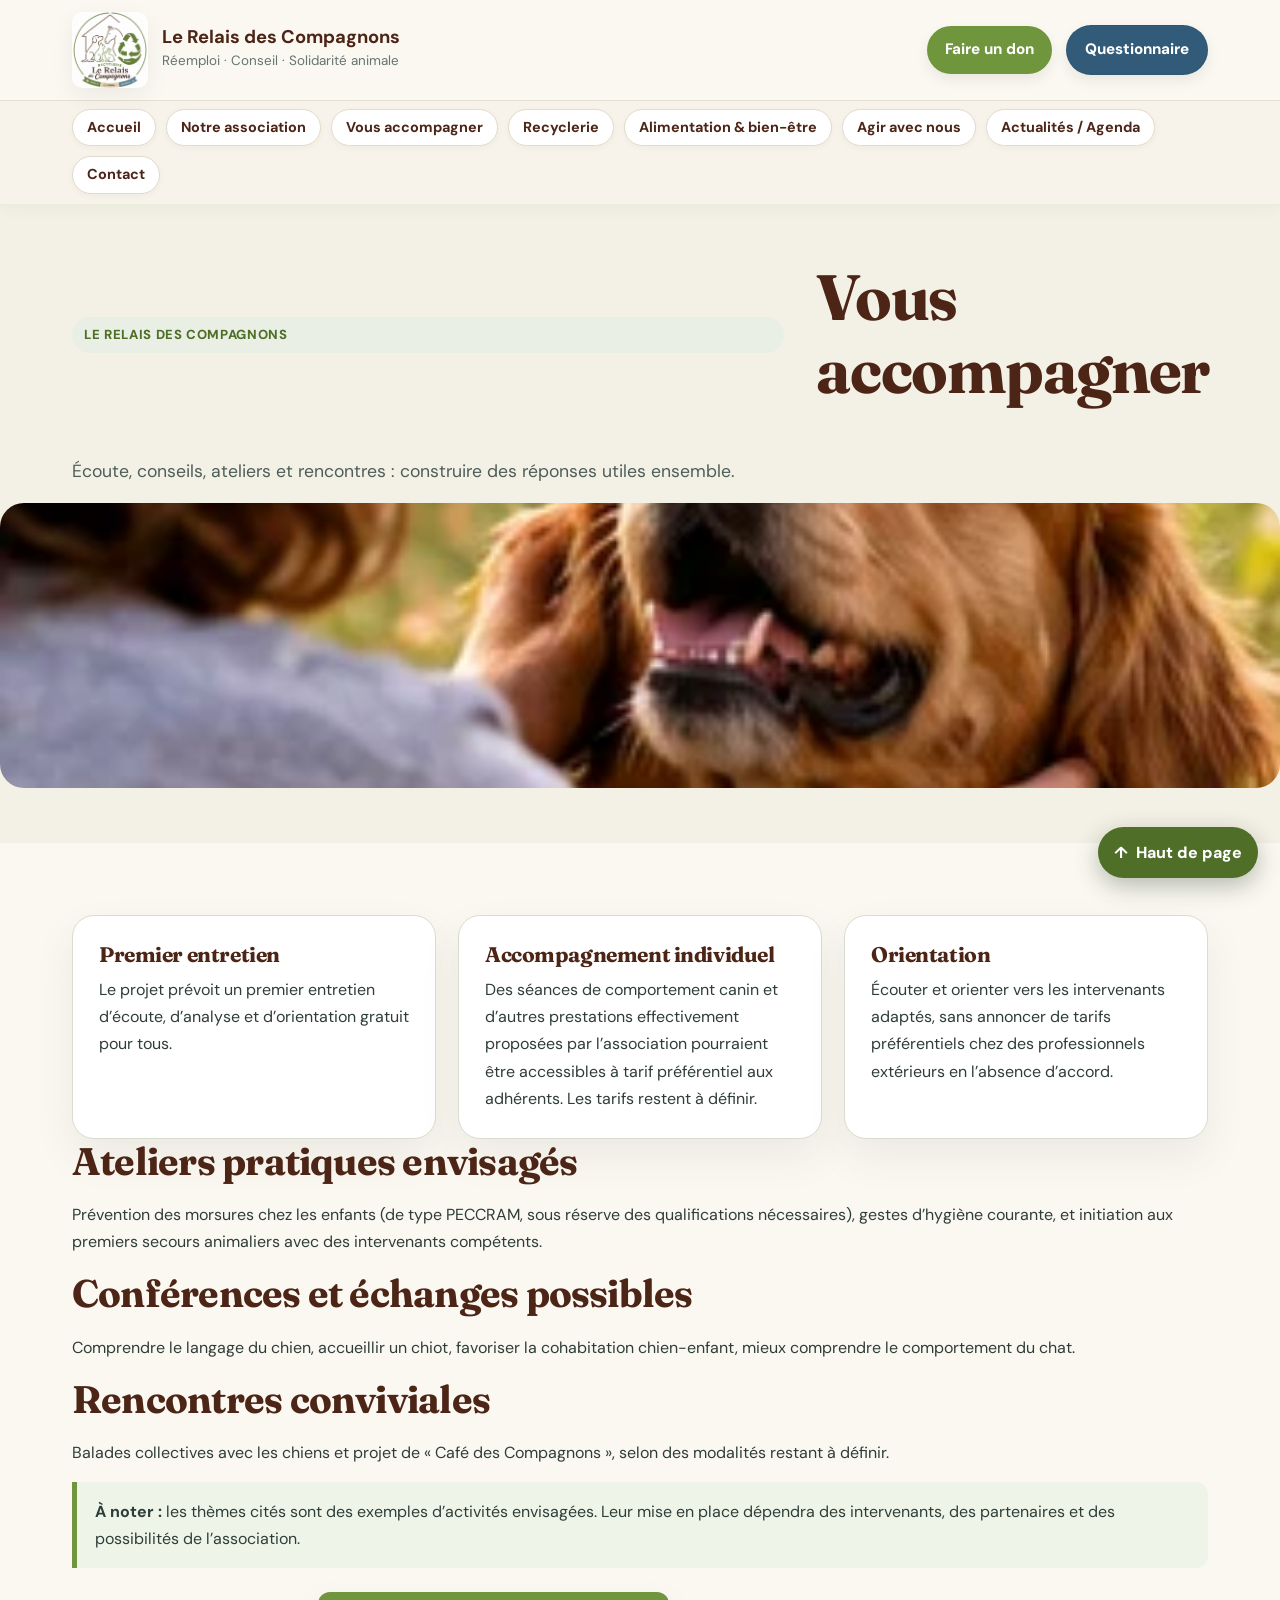
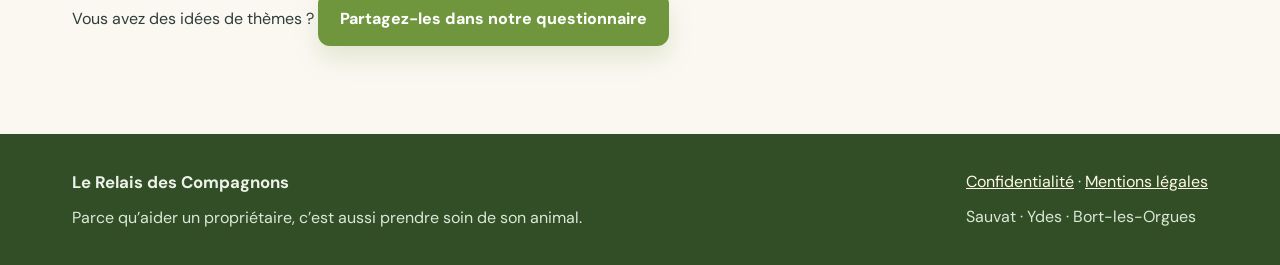
<file: accompagnement.html>
<!doctype html><html lang="fr"><head><meta charset="utf-8"><meta name="viewport" content="width=device-width,initial-scale=1"><title>Vous accompagner | Le Relais des Compagnons</title><meta name="description" content="Écoute, conseils, ateliers et rencontres : construire des réponses utiles ensemble."><link rel="stylesheet" href="styles.css"></head><body id="haut"><header class="site-header">
  <div class="wrap masthead">
    <a class="brand" href="index.html">
      <img src="logo-relais.jpg" alt="Logo Le Relais des Compagnons">
      <span class="brand-text"><strong>Le Relais des Compagnons</strong><span>Réemploi · Conseil · Solidarité animale</span></span>
    </a>
    <div class="header-actions">
      <a class="header-don" href="dons.html">Faire un don</a>
      <a class="header-questionnaire" href="questionnaire.html">Questionnaire</a>
    </div>
  </div>
  <nav class="site-nav" aria-label="Navigation principale">
    <div class="wrap nav-items">
        <a href="index.html">Accueil</a>
        <a href="association.html">Notre association</a>
        <a href="accompagnement.html">Vous accompagner</a>
        <a href="recyclerie.html">Recyclerie</a>
        <a href="alimentation.html">Alimentation & bien-être</a>
        <a href="agir.html">Agir avec nous</a>
        <a href="actualites.html">Actualités / Agenda</a>
        <a href="contact.html">Contact</a>
    </div>
  </nav>
</header><main><div class="subhero"><div class="wrap"><span class="tag">Le Relais des Compagnons</span><h1>Vous accompagner</h1><p class="lead">Écoute, conseils, ateliers et rencontres : construire des réponses utiles ensemble.</p></div><img class="subhero-photo" src="images/accompagnement.webp" alt="Illustration de la rubrique"></div><section><div class="wrap"><div class="grid"><article class="card"><h3>Premier entretien</h3><p>Le projet prévoit un premier entretien d’écoute, d’analyse et d’orientation gratuit pour tous.</p></article><article class="card"><h3>Accompagnement individuel</h3><p>Des séances de comportement canin et d’autres prestations effectivement proposées par l’association pourraient être accessibles à tarif préférentiel aux adhérents. Les tarifs restent à définir.</p></article><article class="card"><h3>Orientation</h3><p>Écouter et orienter vers les intervenants adaptés, sans annoncer de tarifs préférentiels chez des professionnels extérieurs en l’absence d’accord.</p></article></div><h2>Ateliers pratiques envisagés</h2><p>Prévention des morsures chez les enfants (de type PECCRAM, sous réserve des qualifications nécessaires), gestes d’hygiène courante, et initiation aux premiers secours animaliers avec des intervenants compétents.</p><h2>Conférences et échanges possibles</h2><p>Comprendre le langage du chien, accueillir un chiot, favoriser la cohabitation chien-enfant, mieux comprendre le comportement du chat.</p><h2>Rencontres conviviales</h2><p>Balades collectives avec les chiens et projet de « Café des Compagnons », selon des modalités restant à définir.</p><div class="notice"><strong>À noter :</strong> les thèmes cités sont des exemples d’activités envisagées. Leur mise en place dépendra des intervenants, des partenaires et des possibilités de l’association.</div><p style="margin-top:24px">Vous avez des idées de thèmes ? <a class="button" href="questionnaire.html">Partagez-les dans notre questionnaire</a></p></div></section></main><footer><div class="wrap footerrow"><div><strong>Le Relais des Compagnons</strong><p>Parce qu’aider un propriétaire, c’est aussi prendre soin de son animal.</p></div><div><a href="confidentialite.html">Confidentialité</a> · <a href="mentions-legales.html">Mentions légales</a><p>Sauvat · Ydes · Bort-les-Orgues</p></div></div></footer><a class="back-to-top" href="#haut" aria-label="Retour en haut de page">↑ <span>Haut de page</span></a></body></html>
</file>
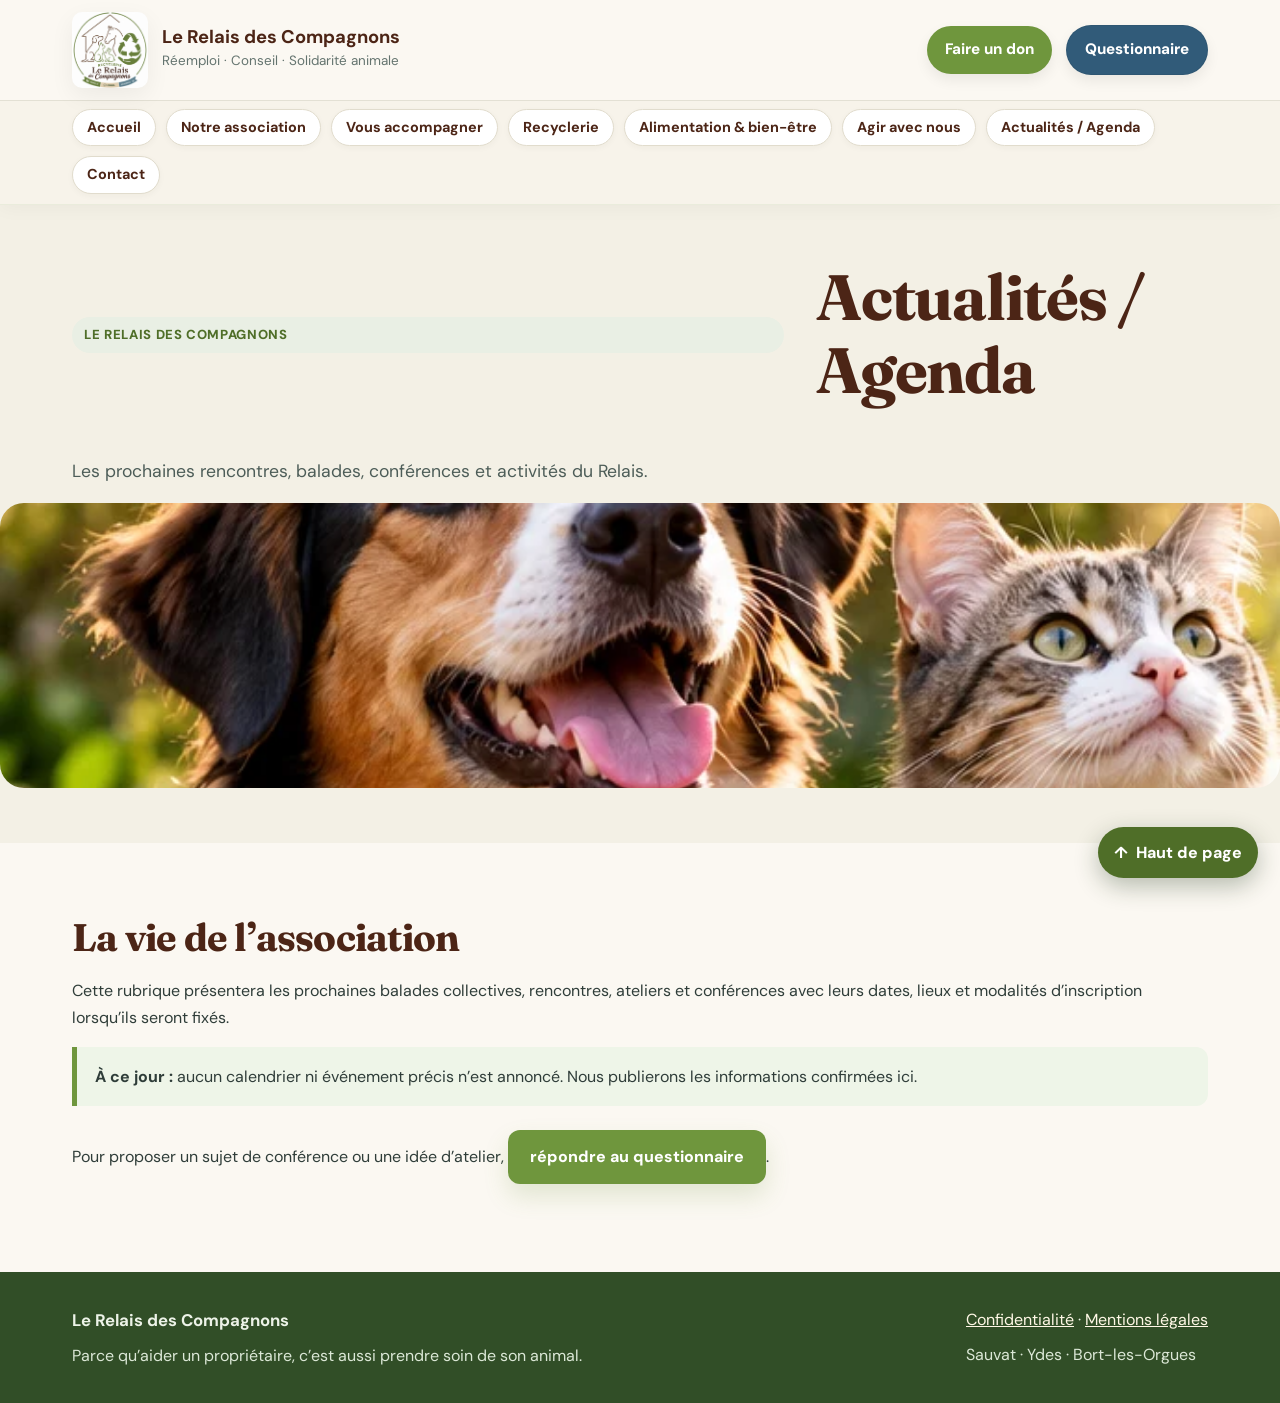
<file: actualites.html>
<!doctype html><html lang="fr"><head><meta charset="utf-8"><meta name="viewport" content="width=device-width,initial-scale=1"><title>Actualités / Agenda | Le Relais des Compagnons</title><meta name="description" content="Les prochaines rencontres, balades, conférences et activités du Relais."><link rel="stylesheet" href="styles.css"></head><body id="haut"><header class="site-header">
  <div class="wrap masthead">
    <a class="brand" href="index.html">
      <img src="logo-relais.jpg" alt="Logo Le Relais des Compagnons">
      <span class="brand-text"><strong>Le Relais des Compagnons</strong><span>Réemploi · Conseil · Solidarité animale</span></span>
    </a>
    <div class="header-actions">
      <a class="header-don" href="dons.html">Faire un don</a>
      <a class="header-questionnaire" href="questionnaire.html">Questionnaire</a>
    </div>
  </div>
  <nav class="site-nav" aria-label="Navigation principale">
    <div class="wrap nav-items">
        <a href="index.html">Accueil</a>
        <a href="association.html">Notre association</a>
        <a href="accompagnement.html">Vous accompagner</a>
        <a href="recyclerie.html">Recyclerie</a>
        <a href="alimentation.html">Alimentation & bien-être</a>
        <a href="agir.html">Agir avec nous</a>
        <a href="actualites.html">Actualités / Agenda</a>
        <a href="contact.html">Contact</a>
    </div>
  </nav>
</header><main><div class="subhero"><div class="wrap"><span class="tag">Le Relais des Compagnons</span><h1>Actualités / Agenda</h1><p class="lead">Les prochaines rencontres, balades, conférences et activités du Relais.</p></div><img class="subhero-photo" src="images/accueil-animaux.webp" alt="Illustration de la rubrique"></div><section><div class="wrap"><h2>La vie de l’association</h2><p>Cette rubrique présentera les prochaines balades collectives, rencontres, ateliers et conférences avec leurs dates, lieux et modalités d’inscription lorsqu’ils seront fixés.</p><div class="notice"><strong>À ce jour :</strong> aucun calendrier ni événement précis n’est annoncé. Nous publierons les informations confirmées ici.</div><p style="margin-top:24px">Pour proposer un sujet de conférence ou une idée d’atelier, <a class="button" href="questionnaire.html">répondre au questionnaire</a>.</p></div></section></main><footer><div class="wrap footerrow"><div><strong>Le Relais des Compagnons</strong><p>Parce qu’aider un propriétaire, c’est aussi prendre soin de son animal.</p></div><div><a href="confidentialite.html">Confidentialité</a> · <a href="mentions-legales.html">Mentions légales</a><p>Sauvat · Ydes · Bort-les-Orgues</p></div></div></footer><a class="back-to-top" href="#haut" aria-label="Retour en haut de page">↑ <span>Haut de page</span></a></body></html>
</file>
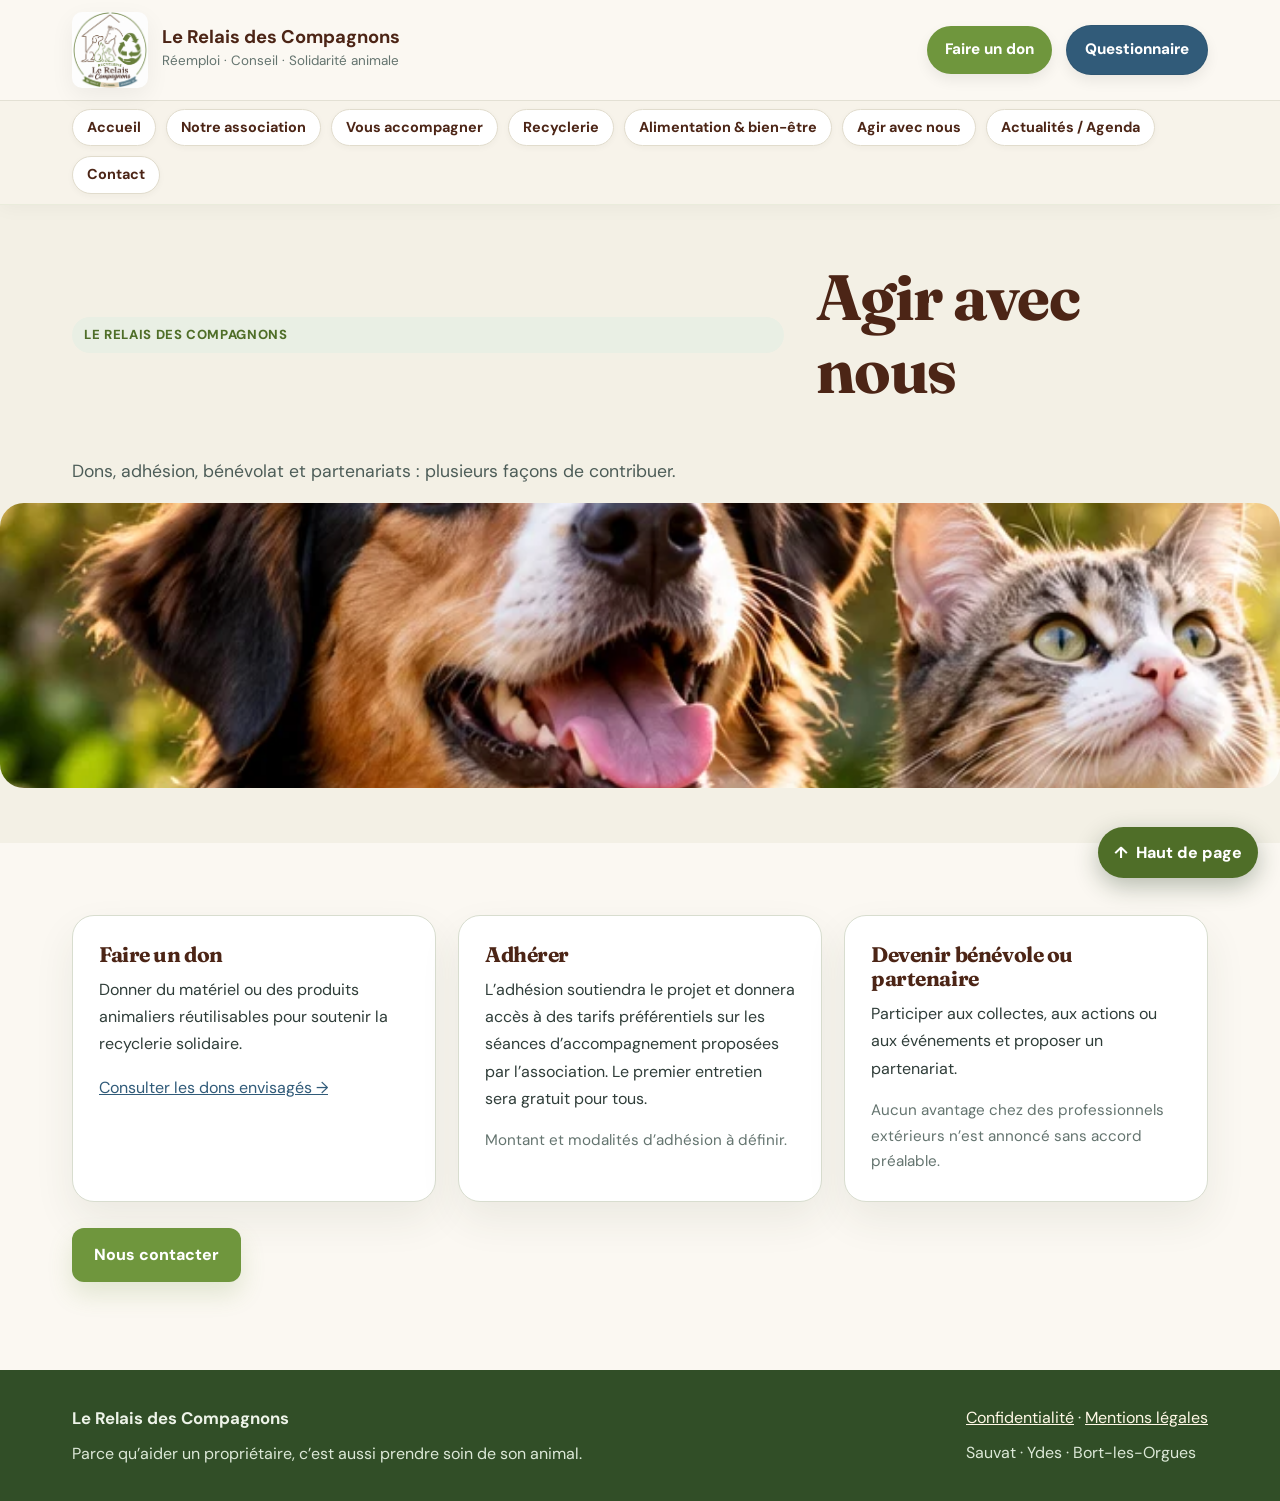
<file: agir.html>
<!doctype html><html lang="fr"><head><meta charset="utf-8"><meta name="viewport" content="width=device-width,initial-scale=1"><title>Agir avec nous | Le Relais des Compagnons</title><meta name="description" content="Dons, adhésion, bénévolat et partenariats : plusieurs façons de contribuer."><link rel="stylesheet" href="styles.css"></head><body id="haut"><header class="site-header">
  <div class="wrap masthead">
    <a class="brand" href="index.html">
      <img src="logo-relais.jpg" alt="Logo Le Relais des Compagnons">
      <span class="brand-text"><strong>Le Relais des Compagnons</strong><span>Réemploi · Conseil · Solidarité animale</span></span>
    </a>
    <div class="header-actions">
      <a class="header-don" href="dons.html">Faire un don</a>
      <a class="header-questionnaire" href="questionnaire.html">Questionnaire</a>
    </div>
  </div>
  <nav class="site-nav" aria-label="Navigation principale">
    <div class="wrap nav-items">
        <a href="index.html">Accueil</a>
        <a href="association.html">Notre association</a>
        <a href="accompagnement.html">Vous accompagner</a>
        <a href="recyclerie.html">Recyclerie</a>
        <a href="alimentation.html">Alimentation & bien-être</a>
        <a href="agir.html">Agir avec nous</a>
        <a href="actualites.html">Actualités / Agenda</a>
        <a href="contact.html">Contact</a>
    </div>
  </nav>
</header><main><div class="subhero"><div class="wrap"><span class="tag">Le Relais des Compagnons</span><h1>Agir avec nous</h1><p class="lead">Dons, adhésion, bénévolat et partenariats : plusieurs façons de contribuer.</p></div><img class="subhero-photo" src="images/accueil-animaux.webp" alt="Illustration de la rubrique"></div><section><div class="wrap"><div class="grid"><article class="card"><h3>Faire un don</h3><p>Donner du matériel ou des produits animaliers réutilisables pour soutenir la recyclerie solidaire.</p><a href="dons.html">Consulter les dons envisagés →</a></article><article class="card"><h3>Adhérer</h3><p>L’adhésion soutiendra le projet et donnera accès à des tarifs préférentiels sur les séances d’accompagnement proposées par l’association. Le premier entretien sera gratuit pour tous.</p><p class="muted">Montant et modalités d’adhésion à définir.</p></article><article class="card"><h3>Devenir bénévole ou partenaire</h3><p>Participer aux collectes, aux actions ou aux événements et proposer un partenariat.</p><p class="muted">Aucun avantage chez des professionnels extérieurs n’est annoncé sans accord préalable.</p></article></div><p style="margin-top:26px"><a class="button" href="contact.html">Nous contacter</a></p></div></section></main><footer><div class="wrap footerrow"><div><strong>Le Relais des Compagnons</strong><p>Parce qu’aider un propriétaire, c’est aussi prendre soin de son animal.</p></div><div><a href="confidentialite.html">Confidentialité</a> · <a href="mentions-legales.html">Mentions légales</a><p>Sauvat · Ydes · Bort-les-Orgues</p></div></div></footer><a class="back-to-top" href="#haut" aria-label="Retour en haut de page">↑ <span>Haut de page</span></a></body></html>
</file>
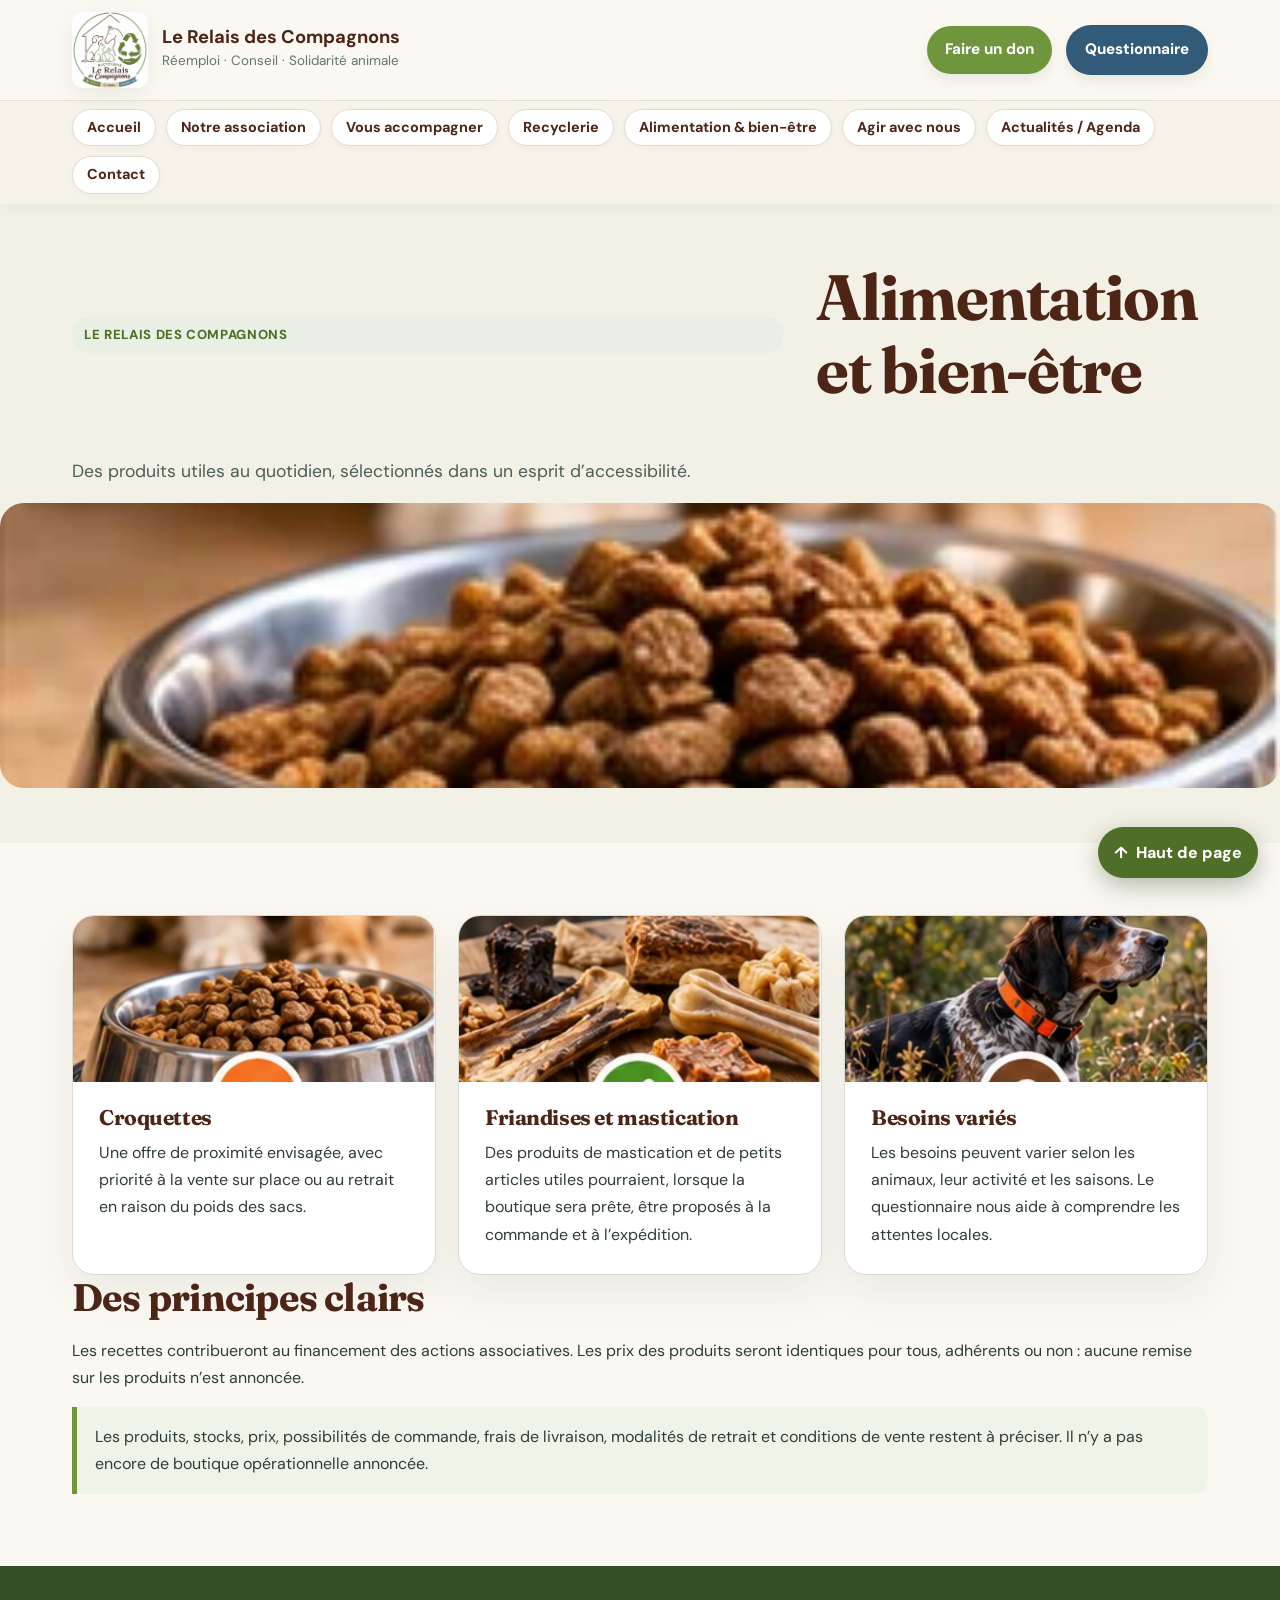
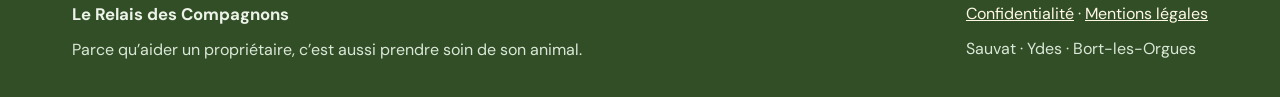
<file: alimentation.html>
<!doctype html><html lang="fr"><head><meta charset="utf-8"><meta name="viewport" content="width=device-width,initial-scale=1"><title>Alimentation et bien-être | Le Relais des Compagnons</title><meta name="description" content="Des produits utiles au quotidien, sélectionnés dans un esprit d’accessibilité."><link rel="stylesheet" href="styles.css"></head><body id="haut"><header class="site-header">
  <div class="wrap masthead">
    <a class="brand" href="index.html">
      <img src="logo-relais.jpg" alt="Logo Le Relais des Compagnons">
      <span class="brand-text"><strong>Le Relais des Compagnons</strong><span>Réemploi · Conseil · Solidarité animale</span></span>
    </a>
    <div class="header-actions">
      <a class="header-don" href="dons.html">Faire un don</a>
      <a class="header-questionnaire" href="questionnaire.html">Questionnaire</a>
    </div>
  </div>
  <nav class="site-nav" aria-label="Navigation principale">
    <div class="wrap nav-items">
        <a href="index.html">Accueil</a>
        <a href="association.html">Notre association</a>
        <a href="accompagnement.html">Vous accompagner</a>
        <a href="recyclerie.html">Recyclerie</a>
        <a href="alimentation.html">Alimentation & bien-être</a>
        <a href="agir.html">Agir avec nous</a>
        <a href="actualites.html">Actualités / Agenda</a>
        <a href="contact.html">Contact</a>
    </div>
  </nav>
</header><main><div class="subhero"><div class="wrap"><span class="tag">Le Relais des Compagnons</span><h1>Alimentation et bien-être</h1><p class="lead">Des produits utiles au quotidien, sélectionnés dans un esprit d’accessibilité.</p></div><img class="subhero-photo" src="images/alimentation.webp" alt="Illustration de la rubrique"></div><section><div class="wrap"><div class="grid"><article class="card photo-card"><img src="images/alimentation.webp" alt="Alimentation pour animaux"><h3>Croquettes</h3><p>Une offre de proximité envisagée, avec priorité à la vente sur place ou au retrait en raison du poids des sacs.</p></article><article class="card photo-card"><img src="images/friandises.webp" alt="Friandises pour chiens"><h3>Friandises et mastication</h3><p>Des produits de mastication et de petits articles utiles pourraient, lorsque la boutique sera prête, être proposés à la commande et à l’expédition.</p></article><article class="card photo-card"><img src="images/chiens-chasse.webp" alt="Chien en plein air"><h3>Besoins variés</h3><p>Les besoins peuvent varier selon les animaux, leur activité et les saisons. Le questionnaire nous aide à comprendre les attentes locales.</p></article></div><h2>Des principes clairs</h2><p>Les recettes contribueront au financement des actions associatives. Les prix des produits seront identiques pour tous, adhérents ou non : aucune remise sur les produits n’est annoncée.</p><div class="notice">Les produits, stocks, prix, possibilités de commande, frais de livraison, modalités de retrait et conditions de vente restent à préciser. Il n’y a pas encore de boutique opérationnelle annoncée.</div></div></section></main><footer><div class="wrap footerrow"><div><strong>Le Relais des Compagnons</strong><p>Parce qu’aider un propriétaire, c’est aussi prendre soin de son animal.</p></div><div><a href="confidentialite.html">Confidentialité</a> · <a href="mentions-legales.html">Mentions légales</a><p>Sauvat · Ydes · Bort-les-Orgues</p></div></div></footer><a class="back-to-top" href="#haut" aria-label="Retour en haut de page">↑ <span>Haut de page</span></a></body></html>
</file>
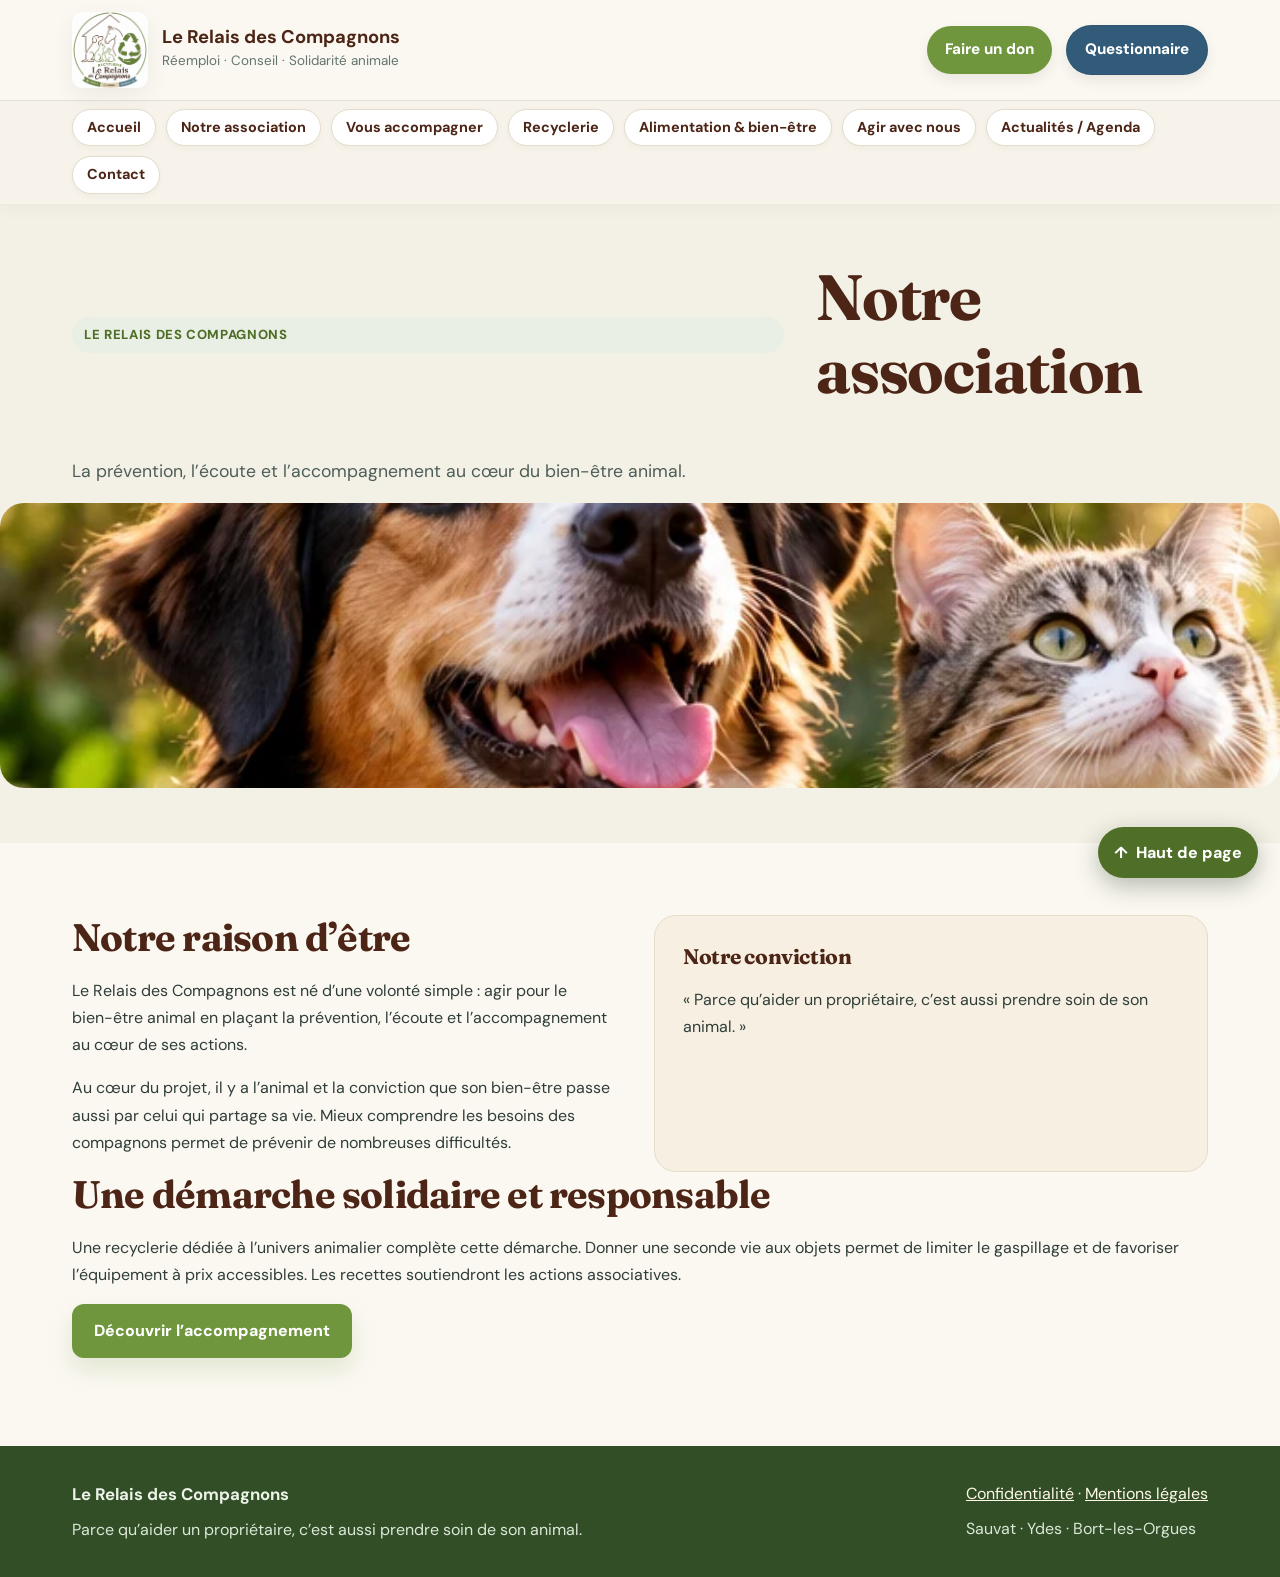
<file: association.html>
<!doctype html><html lang="fr"><head><meta charset="utf-8"><meta name="viewport" content="width=device-width,initial-scale=1"><title>Notre association | Le Relais des Compagnons</title><meta name="description" content="La prévention, l’écoute et l’accompagnement au cœur du bien-être animal."><link rel="stylesheet" href="styles.css"></head><body id="haut"><header class="site-header">
  <div class="wrap masthead">
    <a class="brand" href="index.html">
      <img src="logo-relais.jpg" alt="Logo Le Relais des Compagnons">
      <span class="brand-text"><strong>Le Relais des Compagnons</strong><span>Réemploi · Conseil · Solidarité animale</span></span>
    </a>
    <div class="header-actions">
      <a class="header-don" href="dons.html">Faire un don</a>
      <a class="header-questionnaire" href="questionnaire.html">Questionnaire</a>
    </div>
  </div>
  <nav class="site-nav" aria-label="Navigation principale">
    <div class="wrap nav-items">
        <a href="index.html">Accueil</a>
        <a href="association.html">Notre association</a>
        <a href="accompagnement.html">Vous accompagner</a>
        <a href="recyclerie.html">Recyclerie</a>
        <a href="alimentation.html">Alimentation & bien-être</a>
        <a href="agir.html">Agir avec nous</a>
        <a href="actualites.html">Actualités / Agenda</a>
        <a href="contact.html">Contact</a>
    </div>
  </nav>
</header><main><div class="subhero"><div class="wrap"><span class="tag">Le Relais des Compagnons</span><h1>Notre association</h1><p class="lead">La prévention, l’écoute et l’accompagnement au cœur du bien-être animal.</p></div><img class="subhero-photo" src="images/accueil-animaux.webp" alt="Illustration de la rubrique"></div><section><div class="wrap"><div class="two"><article><h2>Notre raison d’être</h2><p>Le Relais des Compagnons est né d’une volonté simple : agir pour le bien-être animal en plaçant la prévention, l’écoute et l’accompagnement au cœur de ses actions.</p><p>Au cœur du projet, il y a l’animal et la conviction que son bien-être passe aussi par celui qui partage sa vie. Mieux comprendre les besoins des compagnons permet de prévenir de nombreuses difficultés.</p></article><aside class="soft"><h3>Notre conviction</h3><p>« Parce qu’aider un propriétaire, c’est aussi prendre soin de son animal. »</p></aside></div><h2>Une démarche solidaire et responsable</h2><p>Une recyclerie dédiée à l’univers animalier complète cette démarche. Donner une seconde vie aux objets permet de limiter le gaspillage et de favoriser l’équipement à prix accessibles. Les recettes soutiendront les actions associatives.</p><p><a class="button" href="accompagnement.html">Découvrir l’accompagnement</a></p></div></section></main><footer><div class="wrap footerrow"><div><strong>Le Relais des Compagnons</strong><p>Parce qu’aider un propriétaire, c’est aussi prendre soin de son animal.</p></div><div><a href="confidentialite.html">Confidentialité</a> · <a href="mentions-legales.html">Mentions légales</a><p>Sauvat · Ydes · Bort-les-Orgues</p></div></div></footer><a class="back-to-top" href="#haut" aria-label="Retour en haut de page">↑ <span>Haut de page</span></a></body></html>
</file>
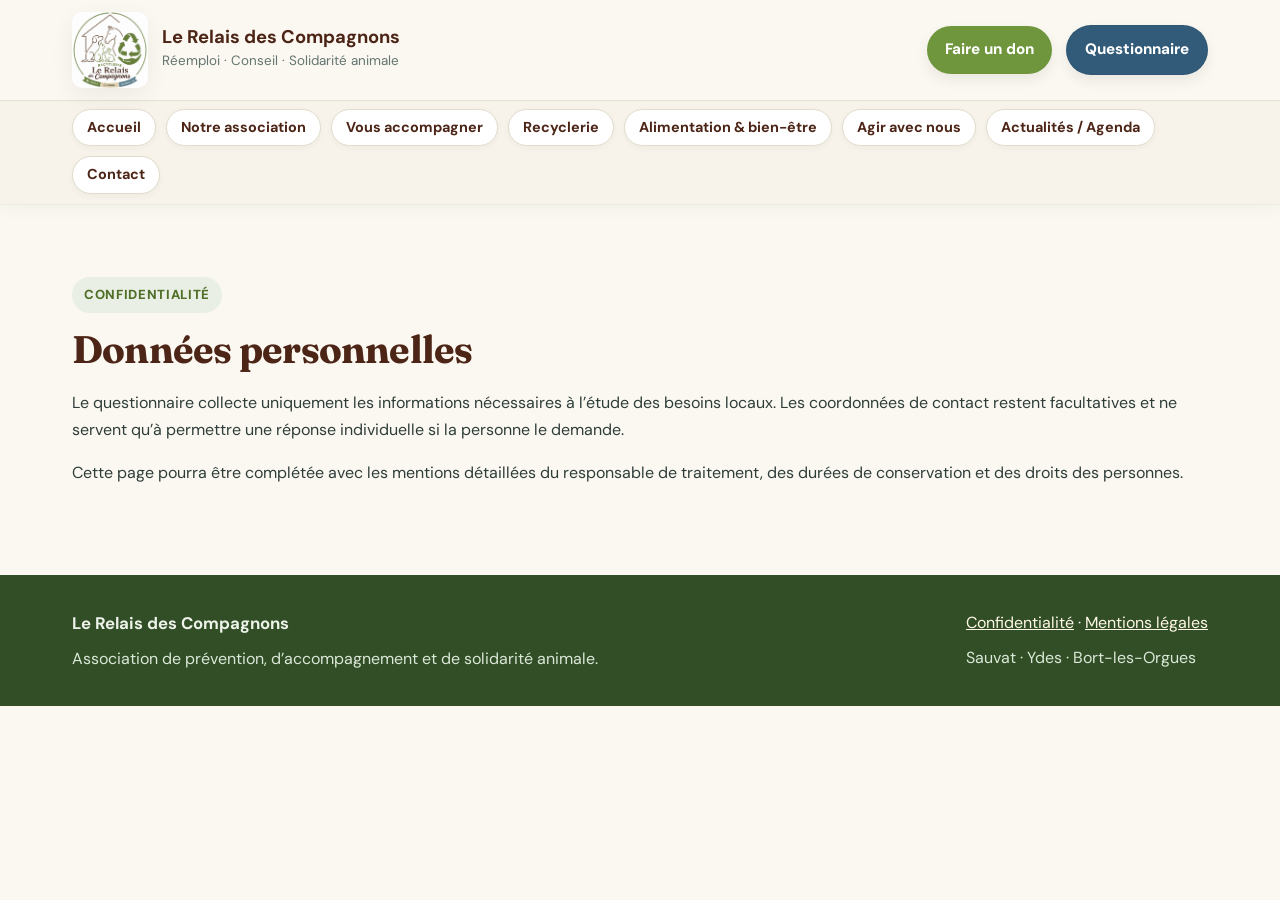
<file: confidentialite.html>
<!doctype html><html lang="fr"><head><meta charset="utf-8"><meta name="viewport" content="width=device-width,initial-scale=1"><meta name="description" content="Confidentialité du site Le Relais des Compagnons"><meta name="robots" content="noindex,follow"><title>Confidentialité | Le Relais des Compagnons</title><link rel="stylesheet" href="styles.css"></head><body><header class="site-header">
  <div class="wrap masthead">
    <a class="brand" href="index.html">
      <img src="logo-relais.jpg" alt="Logo Le Relais des Compagnons">
      <span class="brand-text"><strong>Le Relais des Compagnons</strong><span>Réemploi · Conseil · Solidarité animale</span></span>
    </a>
    <div class="header-actions">
      <a class="header-don" href="dons.html">Faire un don</a>
      <a class="header-questionnaire" href="questionnaire.html">Questionnaire</a>
    </div>
  </div>
  <nav class="site-nav" aria-label="Navigation principale">
    <div class="wrap nav-items">
        <a href="index.html">Accueil</a>
        <a href="association.html">Notre association</a>
        <a href="accompagnement.html">Vous accompagner</a>
        <a href="recyclerie.html">Recyclerie</a>
        <a href="alimentation.html">Alimentation & bien-être</a>
        <a href="agir.html">Agir avec nous</a>
        <a href="actualites.html">Actualités / Agenda</a>
        <a href="contact.html">Contact</a>
    </div>
  </nav>
</header><main><section><div class="wrap"><span class="tag">Confidentialité</span><h2>Données personnelles</h2><p>Le questionnaire collecte uniquement les informations nécessaires à l’étude des besoins locaux. Les coordonnées de contact restent facultatives et ne servent qu’à permettre une réponse individuelle si la personne le demande.</p><p>Cette page pourra être complétée avec les mentions détaillées du responsable de traitement, des durées de conservation et des droits des personnes.</p></div></section></main><footer><div class="wrap footerrow"><div><strong>Le Relais des Compagnons</strong><p>Association de prévention, d’accompagnement et de solidarité animale.</p></div><div><a href="confidentialite.html">Confidentialité</a> · <a href="mentions-legales.html">Mentions légales</a><p>Sauvat · Ydes · Bort-les-Orgues</p></div></div></footer></body></html>
</file>
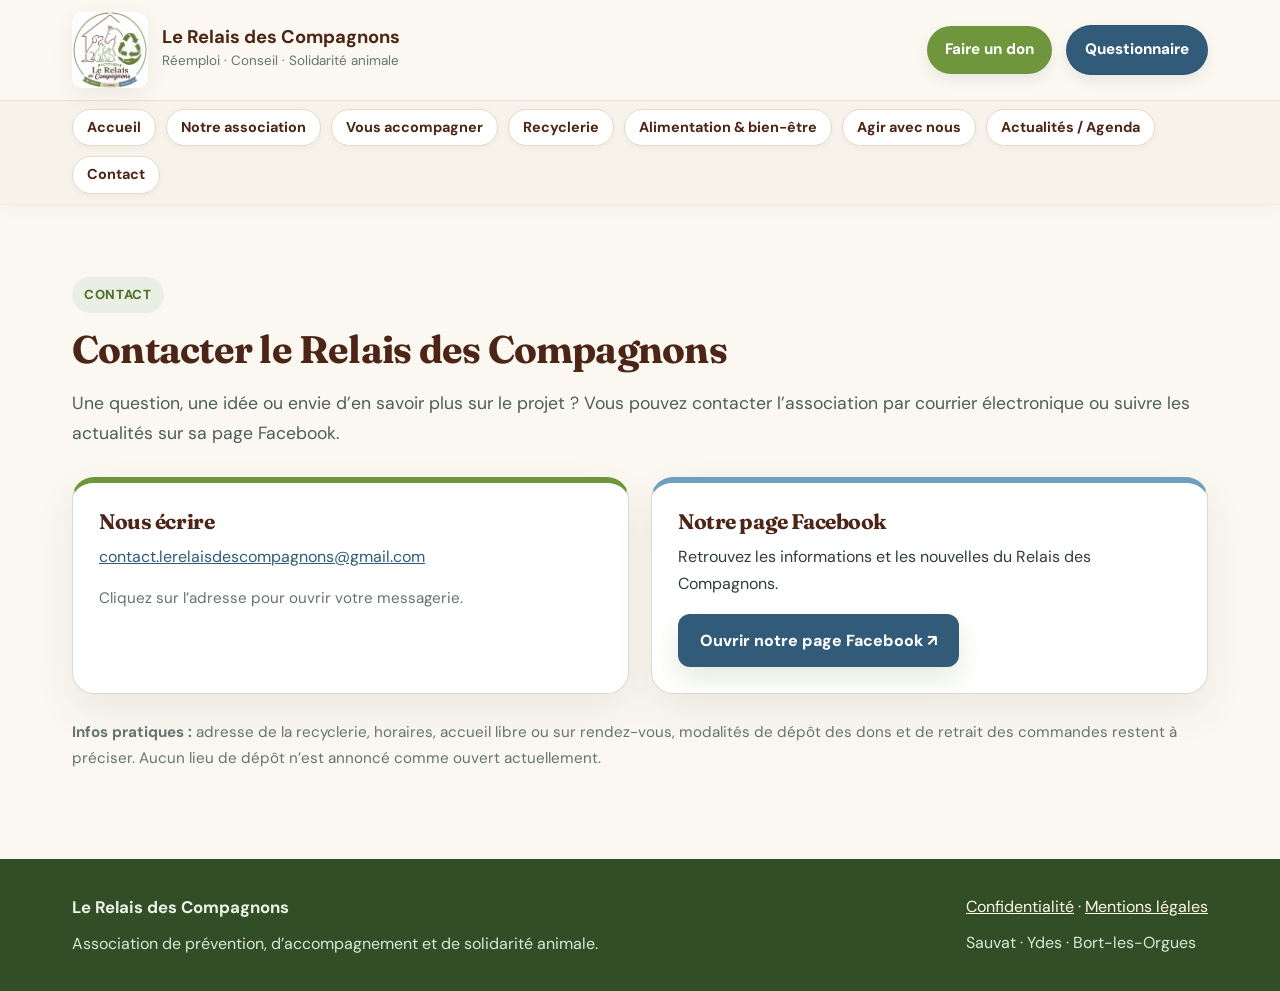
<file: contact.html>
<!doctype html><html lang="fr"><head><meta charset="utf-8"><meta name="viewport" content="width=device-width,initial-scale=1"><meta name="description" content="Contacter Le Relais des Compagnons"><meta name="robots" content="index,follow"><title>Contact | Le Relais des Compagnons</title><link rel="stylesheet" href="styles.css"></head><body><header class="site-header">
  <div class="wrap masthead">
    <a class="brand" href="index.html">
      <img src="logo-relais.jpg" alt="Logo Le Relais des Compagnons">
      <span class="brand-text"><strong>Le Relais des Compagnons</strong><span>Réemploi · Conseil · Solidarité animale</span></span>
    </a>
    <div class="header-actions">
      <a class="header-don" href="dons.html">Faire un don</a>
      <a class="header-questionnaire" href="questionnaire.html">Questionnaire</a>
    </div>
  </div>
  <nav class="site-nav" aria-label="Navigation principale">
    <div class="wrap nav-items">
        <a href="index.html">Accueil</a>
        <a href="association.html">Notre association</a>
        <a href="accompagnement.html">Vous accompagner</a>
        <a href="recyclerie.html">Recyclerie</a>
        <a href="alimentation.html">Alimentation & bien-être</a>
        <a href="agir.html">Agir avec nous</a>
        <a href="actualites.html">Actualités / Agenda</a>
        <a href="contact.html">Contact</a>
    </div>
  </nav>
</header><main><section><div class="wrap"><span class="tag">Contact</span><h2>Contacter le Relais des Compagnons</h2><p class="lead">Une question, une idée ou envie d’en savoir plus sur le projet ? Vous pouvez contacter l’association par courrier électronique ou suivre les actualités sur sa page Facebook.</p><div class="grid" style="grid-template-columns:repeat(auto-fit,minmax(240px,1fr));margin-top:28px"><article class="card card-accent"><h3>Nous écrire</h3><p><a href="mailto:contact.lerelaisdescompagnons@gmail.com">contact.lerelaisdescompagnons@gmail.com</a></p><p class="muted">Cliquez sur l’adresse pour ouvrir votre messagerie.</p></article><article class="card card-accent blue"><h3>Notre page Facebook</h3><p>Retrouvez les informations et les nouvelles du Relais des Compagnons.</p><p><a class="button alt" href="https://www.facebook.com/profile.php?id=61593623588717" target="_blank" rel="noopener noreferrer">Ouvrir notre page Facebook ↗</a></p></article></div><p style="margin-top:26px" class="muted"><strong>Infos pratiques :</strong> adresse de la recyclerie, horaires, accueil libre ou sur rendez-vous, modalités de dépôt des dons et de retrait des commandes restent à préciser. Aucun lieu de dépôt n’est annoncé comme ouvert actuellement.</p></div></section></main><footer><div class="wrap footerrow"><div><strong>Le Relais des Compagnons</strong><p>Association de prévention, d’accompagnement et de solidarité animale.</p></div><div><a href="confidentialite.html">Confidentialité</a> · <a href="mentions-legales.html">Mentions légales</a><p>Sauvat · Ydes · Bort-les-Orgues</p></div></div></footer></body></html>
</file>
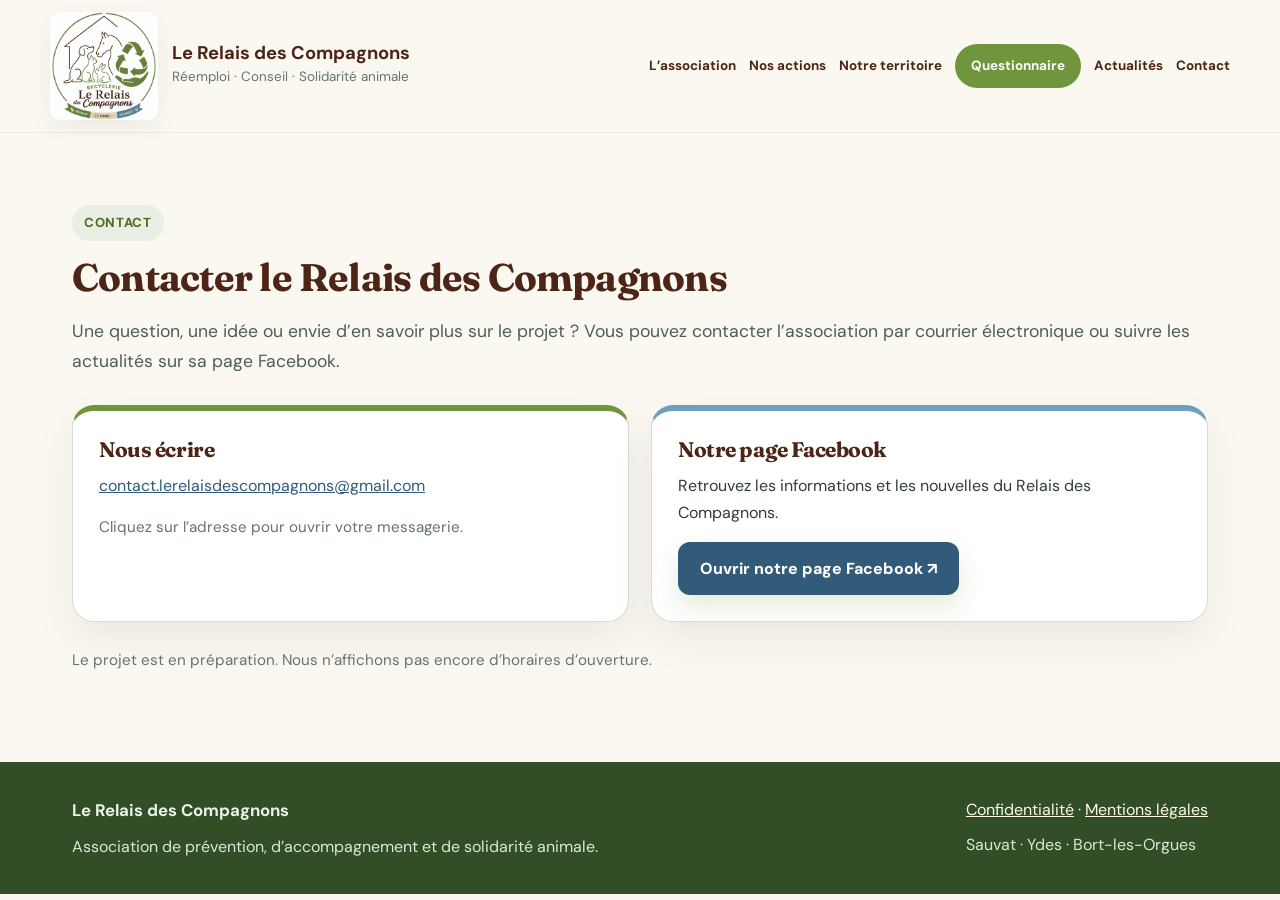
<file: contact.html.html>
<!doctype html><html lang="fr"><head><meta charset="utf-8"><meta name="viewport" content="width=device-width,initial-scale=1"><meta name="description" content="Contacter Le Relais des Compagnons"><meta name="robots" content="index,follow"><title>Contact | Le Relais des Compagnons</title><link rel="stylesheet" href="styles.css"></head><body><header><div class="wrap top"><a class="brand" href="index.html"><img src="logo-relais.jpg" alt="Logo Le Relais des Compagnons"><span class="brand-text"><strong>Le Relais des Compagnons</strong><span>Réemploi · Conseil · Solidarité animale</span></span></a><nav aria-label="Navigation principale"><a href="index.html#association">L’association</a><a href="index.html#actions">Nos actions</a><a href="index.html#territoire">Notre territoire</a><a class="cta-link" href="questionnaire.html">Questionnaire</a><a href="actualites.html">Actualités</a><a href="contact.html">Contact</a></nav></div></header><main><section><div class="wrap"><span class="tag">Contact</span><h2>Contacter le Relais des Compagnons</h2><p class="lead">Une question, une idée ou envie d’en savoir plus sur le projet ? Vous pouvez contacter l’association par courrier électronique ou suivre les actualités sur sa page Facebook.</p><div class="grid" style="grid-template-columns:repeat(auto-fit,minmax(240px,1fr));margin-top:28px"><article class="card card-accent"><h3>Nous écrire</h3><p><a href="mailto:contact.lerelaisdescompagnons@gmail.com">contact.lerelaisdescompagnons@gmail.com</a></p><p class="muted">Cliquez sur l’adresse pour ouvrir votre messagerie.</p></article><article class="card card-accent blue"><h3>Notre page Facebook</h3><p>Retrouvez les informations et les nouvelles du Relais des Compagnons.</p><p><a class="button alt" href="https://www.facebook.com/profile.php?id=61593623588717" target="_blank" rel="noopener noreferrer">Ouvrir notre page Facebook ↗</a></p></article></div><p style="margin-top:26px" class="muted">Le projet est en préparation. Nous n’affichons pas encore d’horaires d’ouverture.</p></div></section></main><footer><div class="wrap footerrow"><div><strong>Le Relais des Compagnons</strong><p>Association de prévention, d’accompagnement et de solidarité animale.</p></div><div><a href="confidentialite.html">Confidentialité</a> · <a href="mentions-legales.html">Mentions légales</a><p>Sauvat · Ydes · Bort-les-Orgues</p></div></div></footer></body></html>
</file>
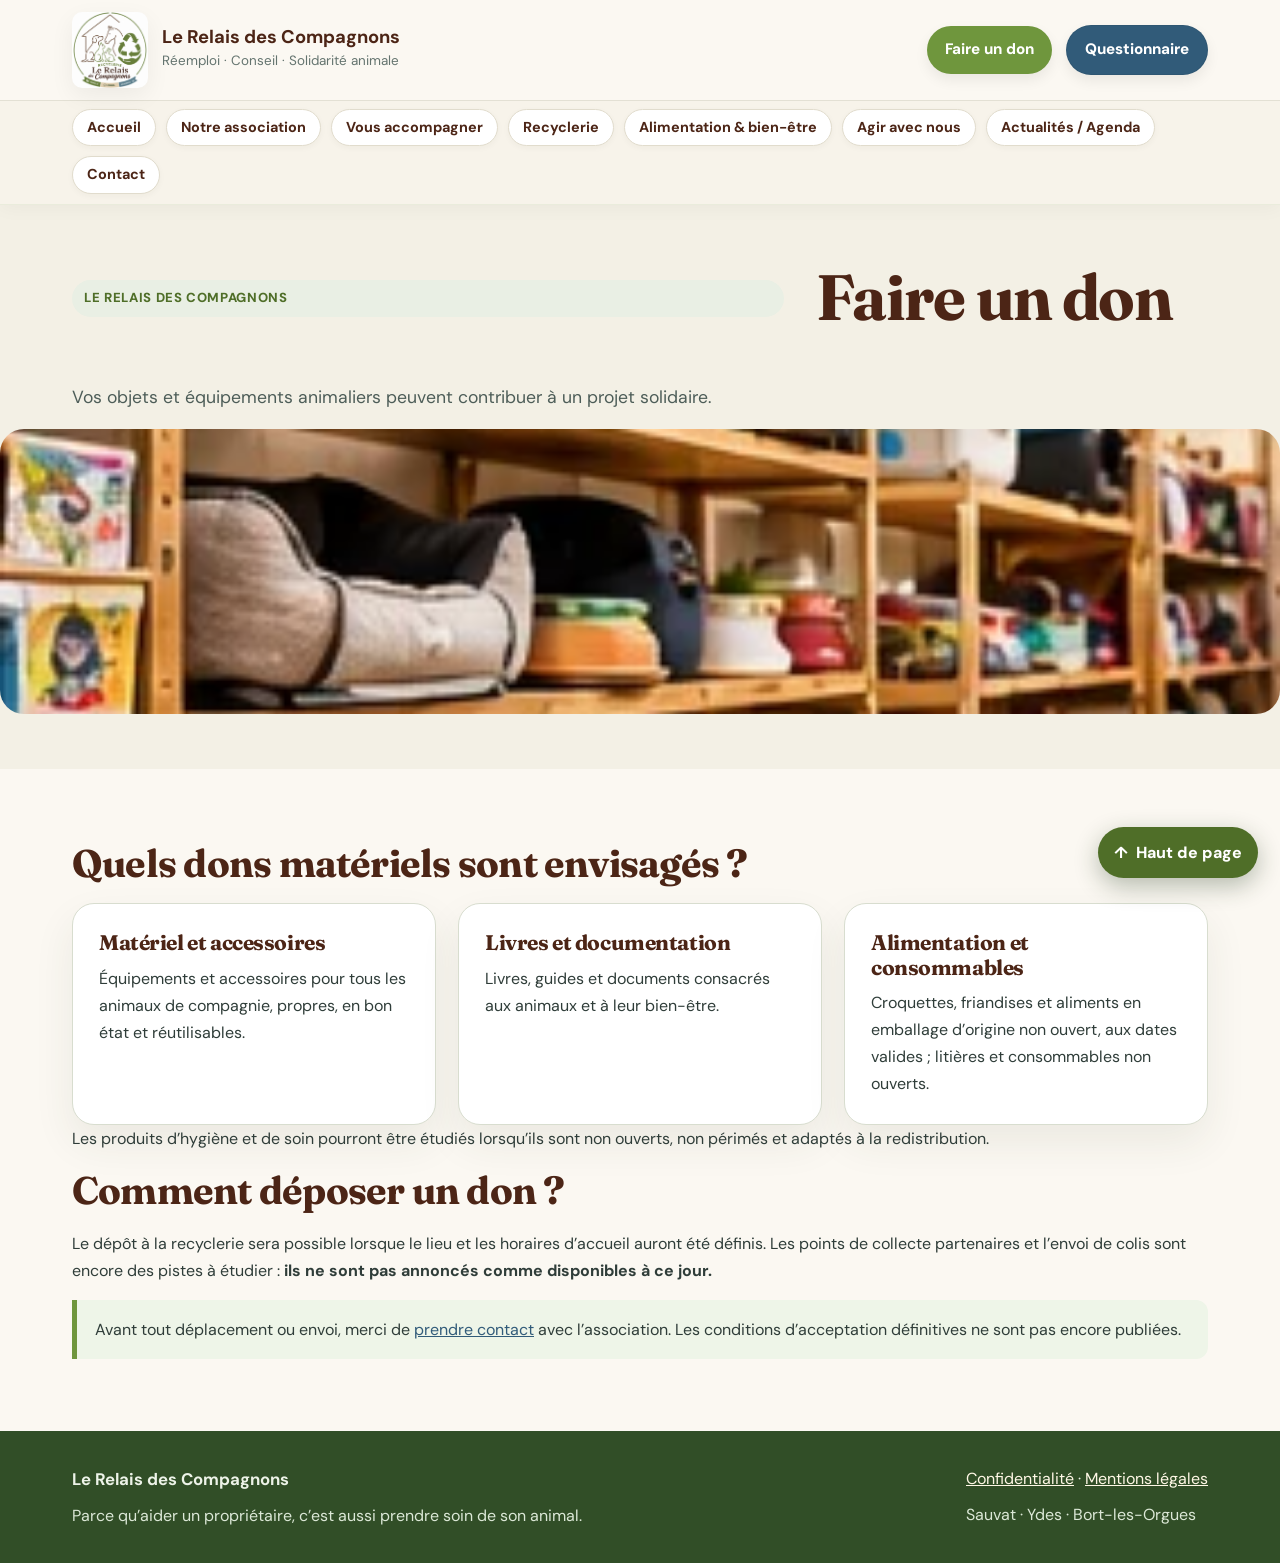
<file: dons.html>
<!doctype html><html lang="fr"><head><meta charset="utf-8"><meta name="viewport" content="width=device-width,initial-scale=1"><title>Faire un don | Le Relais des Compagnons</title><meta name="description" content="Vos objets et équipements animaliers peuvent contribuer à un projet solidaire."><link rel="stylesheet" href="styles.css"></head><body id="haut"><header class="site-header">
  <div class="wrap masthead">
    <a class="brand" href="index.html">
      <img src="logo-relais.jpg" alt="Logo Le Relais des Compagnons">
      <span class="brand-text"><strong>Le Relais des Compagnons</strong><span>Réemploi · Conseil · Solidarité animale</span></span>
    </a>
    <div class="header-actions">
      <a class="header-don" href="dons.html">Faire un don</a>
      <a class="header-questionnaire" href="questionnaire.html">Questionnaire</a>
    </div>
  </div>
  <nav class="site-nav" aria-label="Navigation principale">
    <div class="wrap nav-items">
        <a href="index.html">Accueil</a>
        <a href="association.html">Notre association</a>
        <a href="accompagnement.html">Vous accompagner</a>
        <a href="recyclerie.html">Recyclerie</a>
        <a href="alimentation.html">Alimentation & bien-être</a>
        <a href="agir.html">Agir avec nous</a>
        <a href="actualites.html">Actualités / Agenda</a>
        <a href="contact.html">Contact</a>
    </div>
  </nav>
</header><main><div class="subhero"><div class="wrap"><span class="tag">Le Relais des Compagnons</span><h1>Faire un don</h1><p class="lead">Vos objets et équipements animaliers peuvent contribuer à un projet solidaire.</p></div><img class="subhero-photo" src="images/recyclerie.webp" alt="Illustration de la rubrique"></div><section><div class="wrap"><h2>Quels dons matériels sont envisagés ?</h2><div class="grid"><article class="card"><h3>Matériel et accessoires</h3><p>Équipements et accessoires pour tous les animaux de compagnie, propres, en bon état et réutilisables.</p></article><article class="card"><h3>Livres et documentation</h3><p>Livres, guides et documents consacrés aux animaux et à leur bien-être.</p></article><article class="card"><h3>Alimentation et consommables</h3><p>Croquettes, friandises et aliments en emballage d’origine non ouvert, aux dates valides ; litières et consommables non ouverts.</p></article></div><p>Les produits d’hygiène et de soin pourront être étudiés lorsqu’ils sont non ouverts, non périmés et adaptés à la redistribution.</p><h2>Comment déposer un don ?</h2><p>Le dépôt à la recyclerie sera possible lorsque le lieu et les horaires d’accueil auront été définis. Les points de collecte partenaires et l’envoi de colis sont encore des pistes à étudier : <strong>ils ne sont pas annoncés comme disponibles à ce jour.</strong></p><div class="notice">Avant tout déplacement ou envoi, merci de <a href="contact.html">prendre contact</a> avec l’association. Les conditions d’acceptation définitives ne sont pas encore publiées.</div></div></section></main><footer><div class="wrap footerrow"><div><strong>Le Relais des Compagnons</strong><p>Parce qu’aider un propriétaire, c’est aussi prendre soin de son animal.</p></div><div><a href="confidentialite.html">Confidentialité</a> · <a href="mentions-legales.html">Mentions légales</a><p>Sauvat · Ydes · Bort-les-Orgues</p></div></div></footer><a class="back-to-top" href="#haut" aria-label="Retour en haut de page">↑ <span>Haut de page</span></a></body></html>
</file>
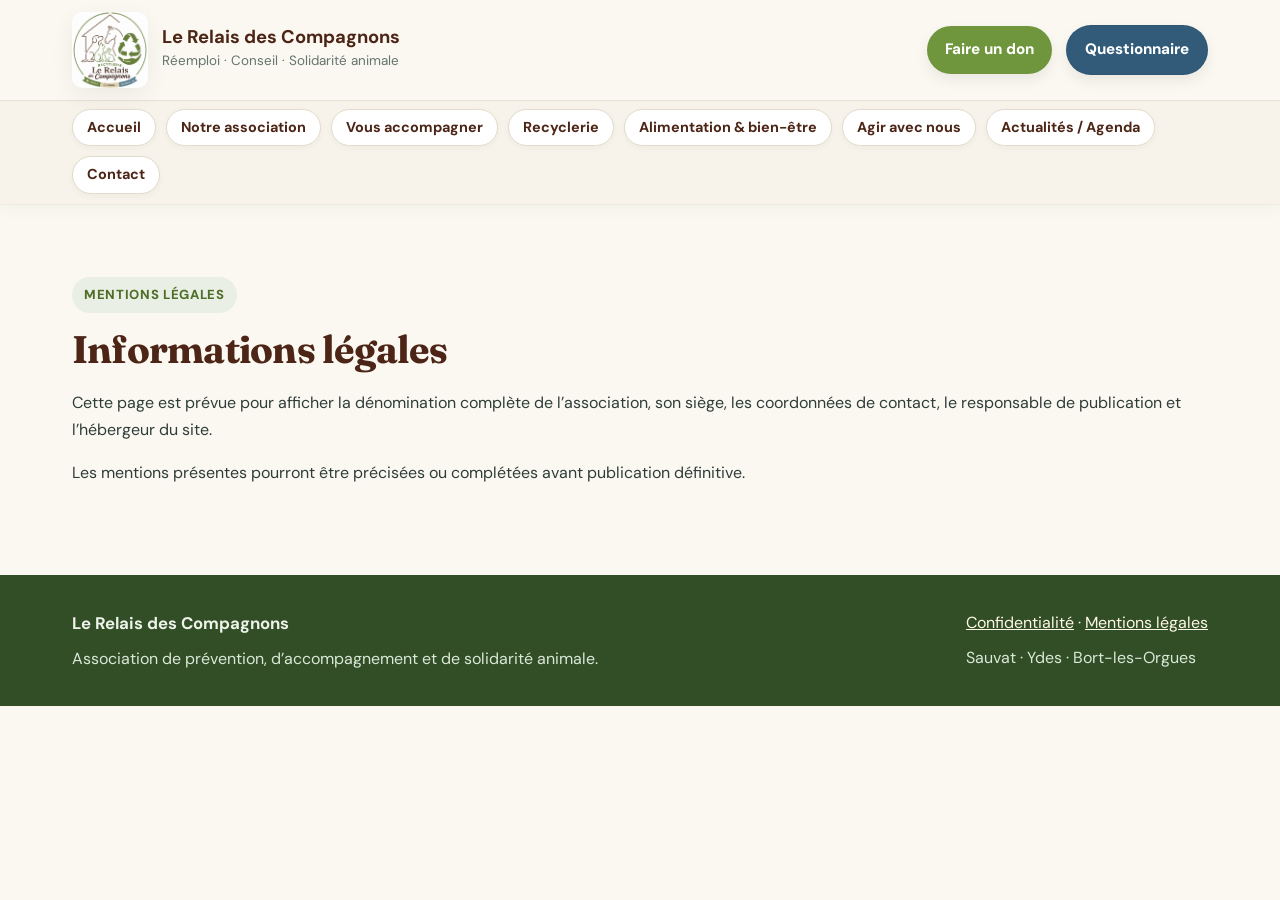
<file: mentions-legales.html>
<!doctype html><html lang="fr"><head><meta charset="utf-8"><meta name="viewport" content="width=device-width,initial-scale=1"><meta name="description" content="Mentions légales du site Le Relais des Compagnons"><meta name="robots" content="noindex,follow"><title>Mentions légales | Le Relais des Compagnons</title><link rel="stylesheet" href="styles.css"></head><body><header class="site-header">
  <div class="wrap masthead">
    <a class="brand" href="index.html">
      <img src="logo-relais.jpg" alt="Logo Le Relais des Compagnons">
      <span class="brand-text"><strong>Le Relais des Compagnons</strong><span>Réemploi · Conseil · Solidarité animale</span></span>
    </a>
    <div class="header-actions">
      <a class="header-don" href="dons.html">Faire un don</a>
      <a class="header-questionnaire" href="questionnaire.html">Questionnaire</a>
    </div>
  </div>
  <nav class="site-nav" aria-label="Navigation principale">
    <div class="wrap nav-items">
        <a href="index.html">Accueil</a>
        <a href="association.html">Notre association</a>
        <a href="accompagnement.html">Vous accompagner</a>
        <a href="recyclerie.html">Recyclerie</a>
        <a href="alimentation.html">Alimentation & bien-être</a>
        <a href="agir.html">Agir avec nous</a>
        <a href="actualites.html">Actualités / Agenda</a>
        <a href="contact.html">Contact</a>
    </div>
  </nav>
</header><main><section><div class="wrap"><span class="tag">Mentions légales</span><h2>Informations légales</h2><p>Cette page est prévue pour afficher la dénomination complète de l’association, son siège, les coordonnées de contact, le responsable de publication et l’hébergeur du site.</p><p>Les mentions présentes pourront être précisées ou complétées avant publication définitive.</p></div></section></main><footer><div class="wrap footerrow"><div><strong>Le Relais des Compagnons</strong><p>Association de prévention, d’accompagnement et de solidarité animale.</p></div><div><a href="confidentialite.html">Confidentialité</a> · <a href="mentions-legales.html">Mentions légales</a><p>Sauvat · Ydes · Bort-les-Orgues</p></div></div></footer></body></html>
</file>
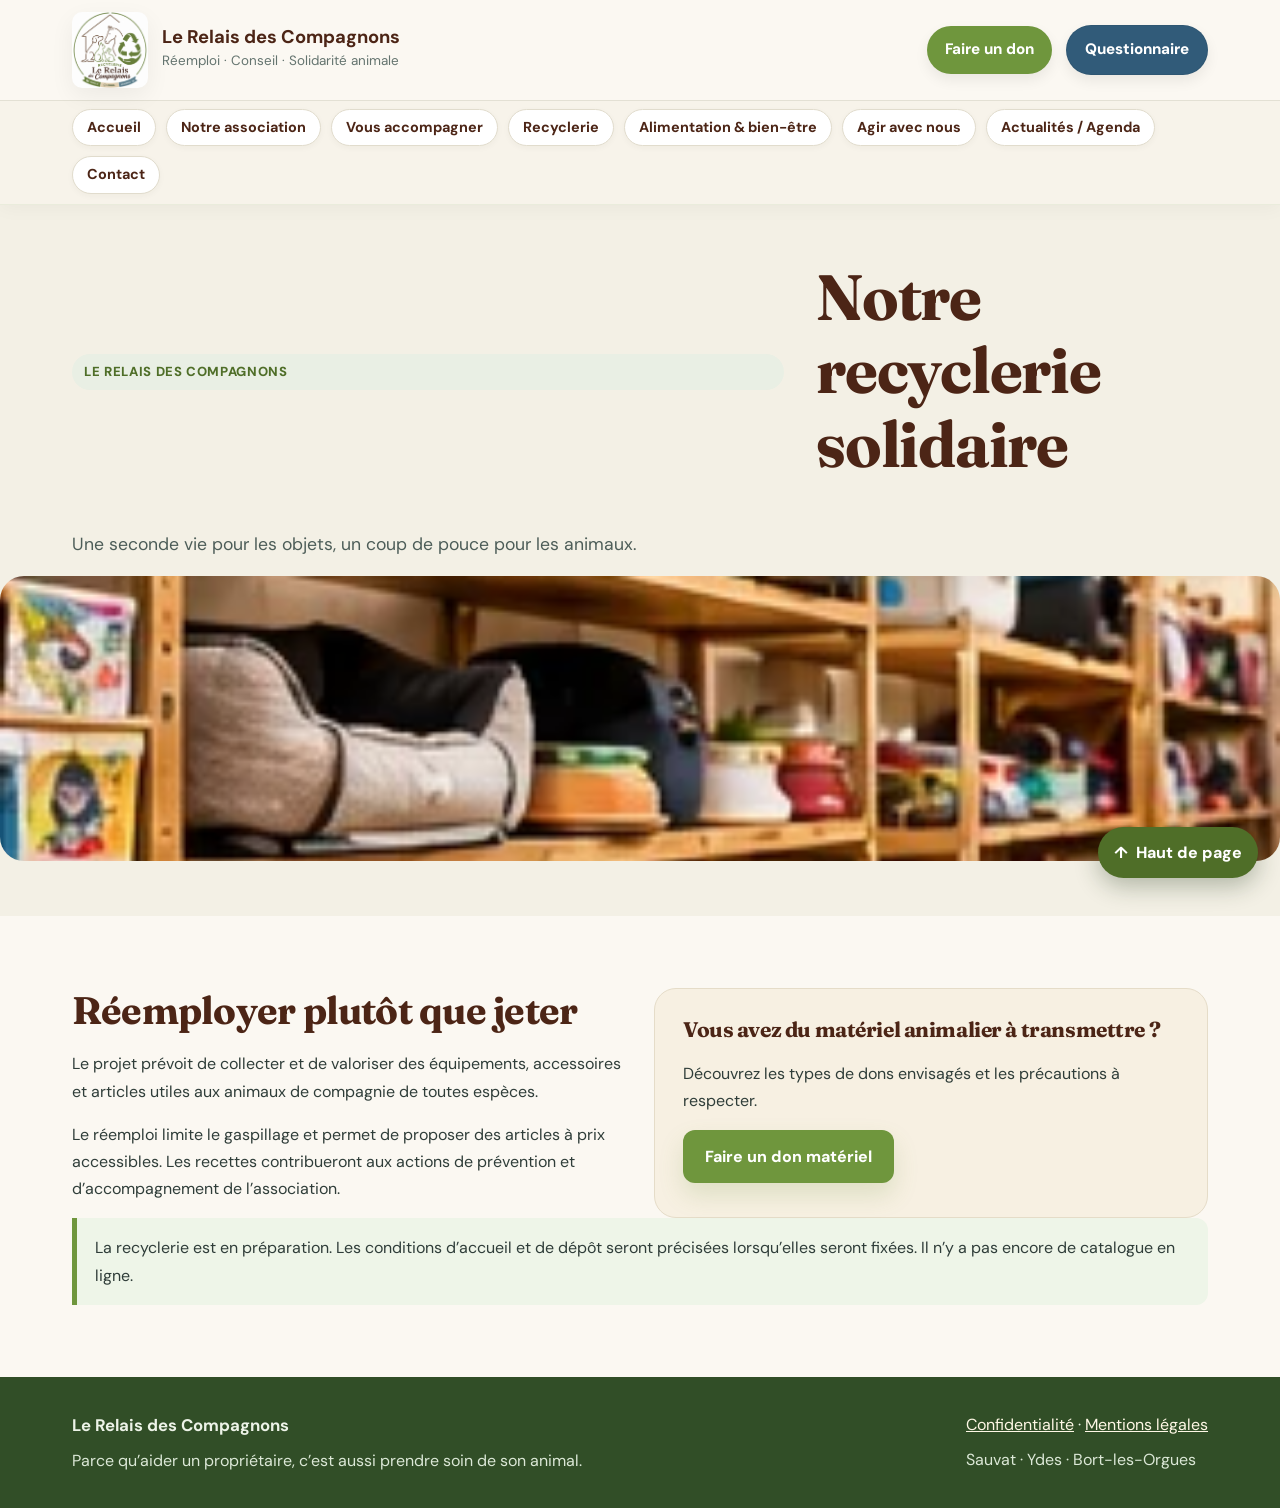
<file: recyclerie.html>
<!doctype html><html lang="fr"><head><meta charset="utf-8"><meta name="viewport" content="width=device-width,initial-scale=1"><title>Notre recyclerie solidaire | Le Relais des Compagnons</title><meta name="description" content="Une seconde vie pour les objets, un coup de pouce pour les animaux."><link rel="stylesheet" href="styles.css"></head><body id="haut"><header class="site-header">
  <div class="wrap masthead">
    <a class="brand" href="index.html">
      <img src="logo-relais.jpg" alt="Logo Le Relais des Compagnons">
      <span class="brand-text"><strong>Le Relais des Compagnons</strong><span>Réemploi · Conseil · Solidarité animale</span></span>
    </a>
    <div class="header-actions">
      <a class="header-don" href="dons.html">Faire un don</a>
      <a class="header-questionnaire" href="questionnaire.html">Questionnaire</a>
    </div>
  </div>
  <nav class="site-nav" aria-label="Navigation principale">
    <div class="wrap nav-items">
        <a href="index.html">Accueil</a>
        <a href="association.html">Notre association</a>
        <a href="accompagnement.html">Vous accompagner</a>
        <a href="recyclerie.html">Recyclerie</a>
        <a href="alimentation.html">Alimentation & bien-être</a>
        <a href="agir.html">Agir avec nous</a>
        <a href="actualites.html">Actualités / Agenda</a>
        <a href="contact.html">Contact</a>
    </div>
  </nav>
</header><main><div class="subhero"><div class="wrap"><span class="tag">Le Relais des Compagnons</span><h1>Notre recyclerie solidaire</h1><p class="lead">Une seconde vie pour les objets, un coup de pouce pour les animaux.</p></div><img class="subhero-photo" src="images/recyclerie.webp" alt="Illustration de la rubrique"></div><section><div class="wrap"><div class="two"><div><h2>Réemployer plutôt que jeter</h2><p>Le projet prévoit de collecter et de valoriser des équipements, accessoires et articles utiles aux animaux de compagnie de toutes espèces.</p><p>Le réemploi limite le gaspillage et permet de proposer des articles à prix accessibles. Les recettes contribueront aux actions de prévention et d’accompagnement de l’association.</p></div><div class="soft"><h3>Vous avez du matériel animalier à transmettre ?</h3><p>Découvrez les types de dons envisagés et les précautions à respecter.</p><a class="button" href="dons.html">Faire un don matériel</a></div></div><div class="notice">La recyclerie est en préparation. Les conditions d’accueil et de dépôt seront précisées lorsqu’elles seront fixées. Il n’y a pas encore de catalogue en ligne.</div></div></section></main><footer><div class="wrap footerrow"><div><strong>Le Relais des Compagnons</strong><p>Parce qu’aider un propriétaire, c’est aussi prendre soin de son animal.</p></div><div><a href="confidentialite.html">Confidentialité</a> · <a href="mentions-legales.html">Mentions légales</a><p>Sauvat · Ydes · Bort-les-Orgues</p></div></div></footer><a class="back-to-top" href="#haut" aria-label="Retour en haut de page">↑ <span>Haut de page</span></a></body></html>
</file>
<file: styles.css>
@import url('https://fonts.googleapis.com/css2?family=DM+Sans:wght@400;500;700;800&family=Fraunces:opsz,wght@9..144,600;9..144,700&display=swap');

:root{
  --green:#6f963d;
  --green-dark:#4f6e28;
  --blue:#6e9fbe;
  --blue-dark:#315b79;
  --brown:#4c2516;
  --brown-soft:#7a4a35;
  --cream:#fbf8f2;
  --sand:#efe6d4;
  --sand-soft:#f7f0e2;
  --ink:#2f3d39;
  --muted:#64746f;
  --line:#d8ddcf;
  --white:#fff;
  --radius:22px;
  --shadow:0 18px 40px rgba(50,70,40,.08);
}

*{box-sizing:border-box}
html{scroll-behavior:smooth}
body{margin:0;background:var(--cream);color:var(--ink);font:16px/1.7 'DM Sans',sans-serif}
a{color:var(--blue-dark)}
a:hover{text-decoration-thickness:2px}
img{max-width:100%;height:auto;display:block}
main,header,footer,section{display:block}
h1,h2,h3{font-family:'Fraunces',Georgia,serif;line-height:1.15;letter-spacing:-.02em;color:var(--brown);margin:0 0 18px}
h1{font-size:clamp(2.5rem,5vw,4.7rem)}
h2{font-size:clamp(1.9rem,3vw,3rem)}
h3{font-size:1.32rem}
p{margin:0 0 16px}
.wrap{max-width:1180px;margin:auto;padding:0 22px}
.sr-only{position:absolute;width:1px;height:1px;padding:0;margin:-1px;overflow:hidden;clip:rect(0,0,0,0);white-space:nowrap;border:0}
.skip-link{position:absolute;left:-999px;top:auto}
.skip-link:focus{left:12px;top:12px;background:#fff;padding:10px 14px;z-index:50;border-radius:8px}

header{position:sticky;top:0;z-index:30;background:rgba(251,248,242,.96);backdrop-filter:blur(10px);border-bottom:1px solid rgba(111,150,61,.12)}
.top{display:flex;align-items:center;justify-content:space-between;gap:24px;padding:12px 0}
.brand{display:inline-flex;align-items:center;gap:14px;text-decoration:none;color:var(--brown)}
.brand img{width:108px;height:auto;border-radius:10px;background:#fff;box-shadow:0 8px 24px rgba(0,0,0,.06)}
.brand-text{display:flex;flex-direction:column;gap:2px}
.brand-text strong{font-size:1.15rem;line-height:1.1}
.brand-text span{font-size:.84rem;color:var(--muted)}
nav{display:flex;flex-wrap:wrap;gap:18px;align-items:center}
nav a{color:var(--brown);text-decoration:none;font-weight:700;font-size:.96rem}
nav a:hover{text-decoration:underline;text-underline-offset:5px}
nav a.cta-link{background:var(--green);color:#fff;padding:11px 16px;border-radius:999px}

.hero{background:linear-gradient(180deg,#fbf8f2 0%,#f3ede0 100%);padding:54px 0 78px}
.hero-inner{display:grid;grid-template-columns:1.15fr .85fr;gap:42px;align-items:center}
.eyebrow{display:inline-flex;align-items:center;gap:10px;padding:8px 14px;border-radius:999px;background:#e8f0db;color:var(--green-dark);font-size:.84rem;font-weight:800;letter-spacing:.03em;text-transform:uppercase;margin-bottom:18px}
.eyebrow:before{content:'';width:9px;height:9px;border-radius:50%;background:var(--green)}
.hero p{max-width:62ch}
.hero .lead{font-size:1.17rem;color:#4d5d58}
.hero-actions{display:flex;flex-wrap:wrap;gap:14px;margin:24px 0 16px}
.button,button.button,.button.alt,.button.ghost{display:inline-flex;align-items:center;justify-content:center;padding:13px 22px;border-radius:12px;border:0;cursor:pointer;text-decoration:none;font-weight:800;transition:transform .16s ease, box-shadow .16s ease}
.button:hover,.button.alt:hover,.button.ghost:hover,button.button:hover{transform:translateY(-1px)}
.button{background:var(--green);color:#fff;box-shadow:0 12px 24px rgba(111,150,61,.18)}
.button.alt{background:var(--blue-dark);color:#fff}
.button.ghost{background:#fff;color:var(--brown);border:1px solid rgba(76,37,22,.12)}
.hero-meta{display:flex;flex-wrap:wrap;gap:10px;margin-top:16px}
.pill{display:inline-flex;align-items:center;padding:8px 14px;border-radius:999px;background:#fff;color:var(--brown-soft);border:1px solid rgba(76,37,22,.08);font-weight:700;font-size:.92rem}
.hero-card{background:#fff;border-radius:28px;padding:24px;box-shadow:var(--shadow);border:1px solid rgba(111,150,61,.12)}
.hero-card img{width:100%;max-width:460px;margin:auto}
.hero-note{margin-top:18px;padding:14px 16px;border-radius:16px;background:#f5f8ef;color:#50614a;border:1px solid rgba(111,150,61,.16);font-size:.96rem}

section{padding:72px 0}
section.alt{background:#fff}
.section-head{max-width:760px;margin-bottom:26px}
.tag{display:inline-block;font-size:.82rem;font-weight:800;letter-spacing:.05em;padding:7px 12px;border-radius:999px;background:#e9efe4;color:var(--green-dark);margin-bottom:14px;text-transform:uppercase}
.lead{font-size:1.1rem;color:#4d5d58}
.grid{display:grid;grid-template-columns:repeat(3,minmax(0,1fr));gap:22px}
.card{background:#fff;border:1px solid var(--line);padding:26px;border-radius:var(--radius);box-shadow:var(--shadow)}
.card h3{margin-bottom:10px}
.card p:last-child{margin-bottom:0}
.card-accent{border-top:6px solid var(--green)}
.card-accent.blue{border-top-color:var(--blue)}
.card-accent.brown{border-top-color:var(--brown-soft)}
.two{display:grid;grid-template-columns:1fr 1fr;gap:28px}
.soft{background:var(--sand-soft);border:1px solid #e5dcc8;border-radius:var(--radius);padding:28px}
.notice{border-left:5px solid var(--green);padding:16px 18px;background:#eef5e8;border-radius:0 12px 12px 0}
.highlight{background:linear-gradient(135deg,#789d49,#5f8731);color:#fff;border-radius:30px;padding:34px;box-shadow:var(--shadow)}
.highlight h2,.highlight h3{color:#fff}
.highlight p{color:#ecf3e3}

.questionnaire-zone{background:#fff;border:1px solid var(--line);box-shadow:var(--shadow);border-radius:30px;padding:30px}
#message-envoi:empty{display:none}
#message-envoi{scroll-margin-top:120px}
.fields{display:grid;grid-template-columns:1fr 1fr;gap:18px}
.field{display:flex;flex-direction:column;gap:7px}
label,legend{font-weight:700;color:var(--brown)}
input,select,textarea{width:100%;padding:12px 14px;border:1px solid #b8c2b5;border-radius:12px;font:inherit;background:#fff;color:var(--ink)}
input:focus,select:focus,textarea:focus{outline:2px solid rgba(110,159,190,.45);border-color:var(--blue)}
input[type=checkbox],input[type=radio]{width:auto;margin-right:8px;accent-color:var(--green)}
fieldset{border:1px solid var(--line);border-radius:18px;margin:22px 0;padding:18px 20px;background:#fcfcfa}
fieldset label{display:block;font-weight:400;margin:9px 0}
.muted{color:var(--muted);font-size:.95rem}
.required-note{font-size:.95rem;color:#56635f;margin-bottom:22px}
.helper{font-size:.92rem;color:#61706b}
.button-row{display:flex;gap:14px;align-items:center;flex-wrap:wrap;margin-top:18px}

footer{background:#314e27;color:#edf3e8;padding:34px 0}
footer a{color:#fff8e6}
.footerrow{display:flex;justify-content:space-between;gap:20px;flex-wrap:wrap}
footer p{margin:8px 0 0;color:#dce8d7}
footer strong{font-size:1.05rem}

.crumb{padding-top:20px}
.crumb a{text-decoration:none;font-weight:700}

main.wrap{padding-top:30px;padding-bottom:30px}
#dashboard h2,#dashboard h3,#login h1{color:var(--brown)}

@media (max-width:900px){
  .hero-inner,.two{grid-template-columns:1fr}
  .grid{grid-template-columns:1fr 1fr}
}

@media (max-width:760px){
  .top{display:block}
  nav{margin-top:14px;gap:10px 14px}
  .brand img{width:88px}
  .hero{padding:36px 0 54px}
  section{padding:54px 0}
  .grid,.fields{grid-template-columns:1fr}
  .hero-card{padding:18px}
  .questionnaire-zone{padding:22px}
}

/* Photos de l'association et navigation */
.hero-photo{width:100%;max-width:none;aspect-ratio:690/307;object-fit:cover;border-radius:18px}
.hero-logo{margin:14px auto 0;max-width:150px}
.hero-logo img{width:100%}
.photo-card{overflow:hidden;padding-top:0}
.photo-card>img{width:calc(100% + 52px);max-width:none;margin:0 -26px 23px;height:166px;object-fit:cover}
.product-photos{display:grid;grid-template-columns:1fr 1fr;gap:16px;margin-bottom:20px}
.product-photos figure{margin:0;background:white;overflow:hidden;border-radius:18px;border:1px solid var(--line)}
.product-photos img{width:100%;height:150px;object-fit:cover}
.product-photos figcaption{padding:8px 14px;font-weight:700;color:var(--brown);font-size:.9rem}
.back-to-top{position:fixed;bottom:22px;right:22px;z-index:50;display:flex;align-items:center;gap:8px;border-radius:999px;padding:12px 16px;background:var(--green-dark);color:#fff;text-decoration:none;font-weight:800;box-shadow:0 8px 24px #21351b50}
.back-to-top:hover{background:var(--brown);color:#fff}
@media(max-width:600px){.back-to-top{right:12px;bottom:12px;padding:10px 14px}.back-to-top span{display:none}.product-photos{grid-template-columns:1fr 1fr}.product-photos img{height:115px}}

/* Pages et accès rapides – contenu associatif */
.top{flex-wrap:wrap}.top nav{flex:1;justify-content:flex-end;gap:8px 13px}.top nav a{font-size:.84rem;white-space:nowrap}.quick-access{padding:28px 0!important;background:#fff}.quick-grid{display:grid;grid-template-columns:repeat(4,minmax(0,1fr));gap:14px}.quick-tile{display:flex;flex-direction:column;gap:5px;text-decoration:none;padding:18px;border-radius:16px;background:#f1f6e9;border:1px solid #dce6ce;color:#325328}.quick-tile strong{font-size:1.13rem}.quick-tile span{font-size:.91rem;color:#53664e}.quick-tile:hover{background:#e7f1db}.subhero{background:#f3f0e5;padding:55px 0}.subhero>.wrap{display:grid;grid-template-columns:minmax(0,1fr) minmax(220px,.55fr);gap:32px;align-items:center}.subhero h1{max-width:18ch}.subhero-photo{max-height:285px;width:100%;object-fit:cover;border-radius:24px}.subhero .lead{max-width:62ch}section{scroll-margin-top:120px}@media(max-width:950px){.quick-grid{grid-template-columns:repeat(2,minmax(0,1fr))}.top nav{justify-content:flex-start}}@media(max-width:650px){.quick-grid,.subhero>.wrap{grid-template-columns:1fr}.top nav{display:flex}.top nav a{font-size:.85rem}}

/* Menu réorganisé : identité et actions en haut, rubriques sur une ligne. */
.site-header{position:sticky;top:0;z-index:30;background:#fbf8f2}
.site-header .masthead{display:flex;align-items:center;justify-content:space-between;gap:18px;padding-top:10px;padding-bottom:10px}
.site-header .brand img{width:76px}
.site-header .header-actions{display:flex;align-items:center;gap:10px;flex-shrink:0}
.site-header .header-actions a{border-radius:999px;padding:9px 16px;font-size:.9rem;font-weight:800;text-decoration:none;white-space:nowrap}
.site-header .header-don{color:white;background:var(--green)}
.site-header .header-questionnaire{color:var(--brown);background:#fff;border:1px solid var(--line)}
.site-header .site-nav{border-top:1px solid #eae9df;overflow-x:auto;scrollbar-width:thin}
.site-header .nav-items{display:flex;flex-wrap:nowrap;justify-content:space-between;gap:12px;align-items:center;min-height:46px}
.site-header .site-nav a{font-size:.84rem;font-weight:700;color:var(--brown);text-decoration:none;white-space:nowrap;padding:11px 0}
.site-header .site-nav a:hover{text-decoration:underline;text-underline-offset:4px}
@media(max-width:900px){
 .site-header .masthead{flex-wrap:wrap}
 .site-header .brand img{width:64px}
 .site-header .brand-text strong{font-size:1rem}
 .site-header .nav-items{justify-content:flex-start;gap:22px}
}
@media(max-width:520px){
 .site-header .masthead{align-items:center}
 .site-header .brand img{width:56px}
 .site-header .brand-text span{font-size:.68rem}
 .site-header .header-actions{width:100%;justify-content:center}
 .site-header .header-actions a{flex:1;text-align:center}
 .site-header .site-nav a{font-size:.84rem}
}


/* Amélioration visibilité menu + bandeau Facebook accueil */
.site-header{box-shadow:0 3px 18px rgba(0,0,0,.04)}
.site-header .masthead{padding-top:12px;padding-bottom:12px;row-gap:14px}
.site-header .header-actions{gap:14px}
.site-header .header-actions a{display:inline-flex;align-items:center;justify-content:center;min-height:44px;padding:11px 18px;border-radius:999px;font-size:.95rem;font-weight:800;box-shadow:0 6px 14px rgba(0,0,0,.07)}
.site-header .header-don{background:var(--green);color:#fff}
.site-header .header-questionnaire{background:var(--blue-dark);color:#fff;border:1px solid rgba(0,0,0,.06)}
.site-header .site-nav{padding:8px 0 10px;border-top:1px solid #e3e0d4;background:#f7f3ea}
.site-header .nav-items{justify-content:flex-start;gap:10px;min-height:auto;flex-wrap:wrap}
.site-header .site-nav a{display:inline-flex;align-items:center;justify-content:center;padding:9px 14px;border-radius:999px;background:#fff;border:1px solid #e1dccd;box-shadow:0 2px 6px rgba(60,50,20,.04);font-size:.9rem;line-height:1.2}
.site-header .site-nav a:hover{background:#eef5e8;text-decoration:none}
.hero-banner-wrap{padding:20px 0 6px;background:linear-gradient(180deg,#fbf8f2 0%,#f6f1e4 100%)}
.hero-banner-link{display:block;text-decoration:none}
.hero-banner{width:100%;display:block;border-radius:28px;box-shadow:0 18px 42px rgba(20,40,60,.16);border:1px solid rgba(255,255,255,.85)}
.hero-banner-note{margin:10px 8px 0;text-align:center;color:#55646a;font-weight:700;font-size:.95rem}
.hero{padding-top:26px}
@media(max-width:900px){
  .site-header .nav-items{gap:8px}
  .site-header .site-nav a{font-size:.86rem;padding:9px 12px}
}
@media(max-width:700px){
  .hero-banner-wrap{padding-top:14px}
  .hero-banner{border-radius:18px}
}
@media(max-width:520px){
  .site-header .header-actions{width:100%;display:grid;grid-template-columns:1fr 1fr;gap:10px}
  .site-header .header-actions a{width:100%}
  .site-header .site-nav{padding-top:10px}
  .site-header .site-nav a{font-size:.84rem;padding:8px 11px}
}
</file>
